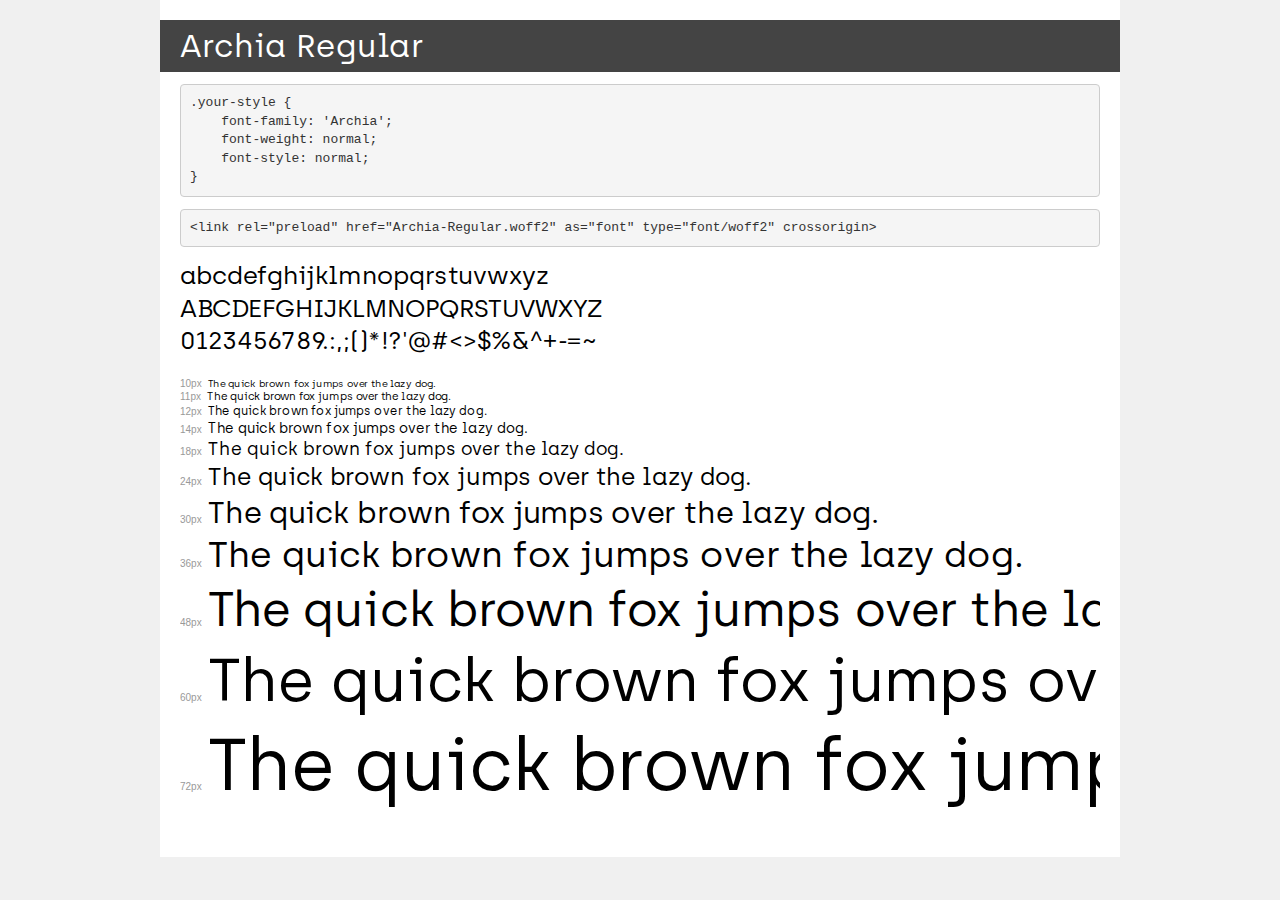
<file: archia-transfonter/demo.html>
<!DOCTYPE html>
<html lang="en">
<head>
    <meta charset="utf-8">
    <meta http-equiv="X-UA-Compatible" content="IE=edge">
    <meta name="viewport" content="width=device-width, initial-scale=1">
    <meta name="robots" content="noindex, noarchive">
    <meta name="format-detection" content="telephone=no">
    <title>Transfonter demo</title>
    <link href="stylesheet.css" rel="stylesheet">
    <style>
        /*
        http://meyerweb.com/eric/tools/css/reset/
        v2.0 | 20110126
        License: none (public domain)
        */
        html, body, div, span, applet, object, iframe,
        h1, h2, h3, h4, h5, h6, p, blockquote, pre,
        a, abbr, acronym, address, big, cite, code,
        del, dfn, em, img, ins, kbd, q, s, samp,
        small, strike, strong, sub, sup, tt, var,
        b, u, i, center,
        dl, dt, dd, ol, ul, li,
        fieldset, form, label, legend,
        table, caption, tbody, tfoot, thead, tr, th, td,
        article, aside, canvas, details, embed,
        figure, figcaption, footer, header, hgroup,
        menu, nav, output, ruby, section, summary,
        time, mark, audio, video {
            margin: 0;
            padding: 0;
            border: 0;
            font-size: 100%;
            font: inherit;
            vertical-align: baseline;
        }
        /* HTML5 display-role reset for older browsers */
        article, aside, details, figcaption, figure,
        footer, header, hgroup, menu, nav, section {
            display: block;
        }
        body {
            line-height: 1;
        }
        ol, ul {
            list-style: none;
        }
        blockquote, q {
            quotes: none;
        }
        blockquote:before, blockquote:after,
        q:before, q:after {
            content: '';
            content: none;
        }
        table {
            border-collapse: collapse;
            border-spacing: 0;
        }
        /* demo styles */
        body {
            background: #f0f0f0;
            color: #000;
        }
        .page {
            background: #fff;
            width: 920px;
            margin: 0 auto;
            padding: 20px 20px 0 20px;
            overflow: hidden;
        }
        .font-container {
            overflow-x: auto;
            overflow-y: hidden;
            margin-bottom: 40px;
            line-height: 1.3;
            white-space: nowrap;
            padding-bottom: 5px;
        }
        h1 {
            position: relative;
            background: #444;
            font-size: 32px;
            color: #fff;
            padding: 10px 20px;
            margin: 0 -20px 12px -20px;
        }
        .letters {
            font-size: 25px;
            margin-bottom: 20px;
        }
        .s10:before {
            content: '10px';
        }
        .s11:before {
            content: '11px';
        }
        .s12:before {
            content: '12px';
        }
        .s14:before {
            content: '14px';
        }
        .s18:before {
            content: '18px';
        }
        .s24:before {
            content: '24px';
        }
        .s30:before {
            content: '30px';
        }
        .s36:before {
            content: '36px';
        }
        .s48:before {
            content: '48px';
        }
        .s60:before {
            content: '60px';
        }
        .s72:before {
            content: '72px';
        }
        .s10:before, .s11:before, .s12:before, .s14:before,
        .s18:before, .s24:before, .s30:before, .s36:before,
        .s48:before, .s60:before, .s72:before {
            font-family: Arial, sans-serif;
            font-size: 10px;
            font-weight: normal;
            font-style: normal;
            color: #999;
            padding-right: 6px;
        }
        pre {
            display: block;
            padding: 9px;
            margin: 0 0 12px;
            font-family: Monaco, Menlo, Consolas, "Courier New", monospace;
            font-size: 13px;
            line-height: 1.428571429;
            color: #333;
            font-weight: normal;
            font-style: normal;
            background-color: #f5f5f5;
            border: 1px solid #ccc;
            overflow-x: auto;
            border-radius: 4px;
        }
        /* responsive */
        @media (max-width: 959px) {
            .page {
                width: auto;
                margin: 0;
            }
        }
    </style>
</head>
<body>
<div class="page">
    <div class="demo">
        <h1 style="font-family: 'Archia'; font-weight: normal; font-style: normal;">Archia Regular</h1>
        <pre title="Usage">.your-style {
    font-family: 'Archia';
    font-weight: normal;
    font-style: normal;
}</pre>
        <pre title="Preload (optional)">
&lt;link rel=&quot;preload&quot; href=&quot;Archia-Regular.woff2&quot; as=&quot;font&quot; type=&quot;font/woff2&quot; crossorigin&gt;</pre>
        <div class="font-container" style="font-family: 'Archia'; font-weight: normal; font-style: normal;">
            <p class="letters">
                abcdefghijklmnopqrstuvwxyz<br>
ABCDEFGHIJKLMNOPQRSTUVWXYZ<br>
                0123456789.:,;()*!?'@#&lt;&gt;$%&^+-=~
            </p>
            <p class="s10" style="font-size: 10px;">The quick brown fox jumps over the lazy dog.</p>
            <p class="s11" style="font-size: 11px;">The quick brown fox jumps over the lazy dog.</p>
            <p class="s12" style="font-size: 12px;">The quick brown fox jumps over the lazy dog.</p>
            <p class="s14" style="font-size: 14px;">The quick brown fox jumps over the lazy dog.</p>
            <p class="s18" style="font-size: 18px;">The quick brown fox jumps over the lazy dog.</p>
            <p class="s24" style="font-size: 24px;">The quick brown fox jumps over the lazy dog.</p>
            <p class="s30" style="font-size: 30px;">The quick brown fox jumps over the lazy dog.</p>
            <p class="s36" style="font-size: 36px;">The quick brown fox jumps over the lazy dog.</p>
            <p class="s48" style="font-size: 48px;">The quick brown fox jumps over the lazy dog.</p>
            <p class="s60" style="font-size: 60px;">The quick brown fox jumps over the lazy dog.</p>
            <p class="s72" style="font-size: 72px;">The quick brown fox jumps over the lazy dog.</p>
        </div>
    </div>

</div>
</body>
</html>
</file>
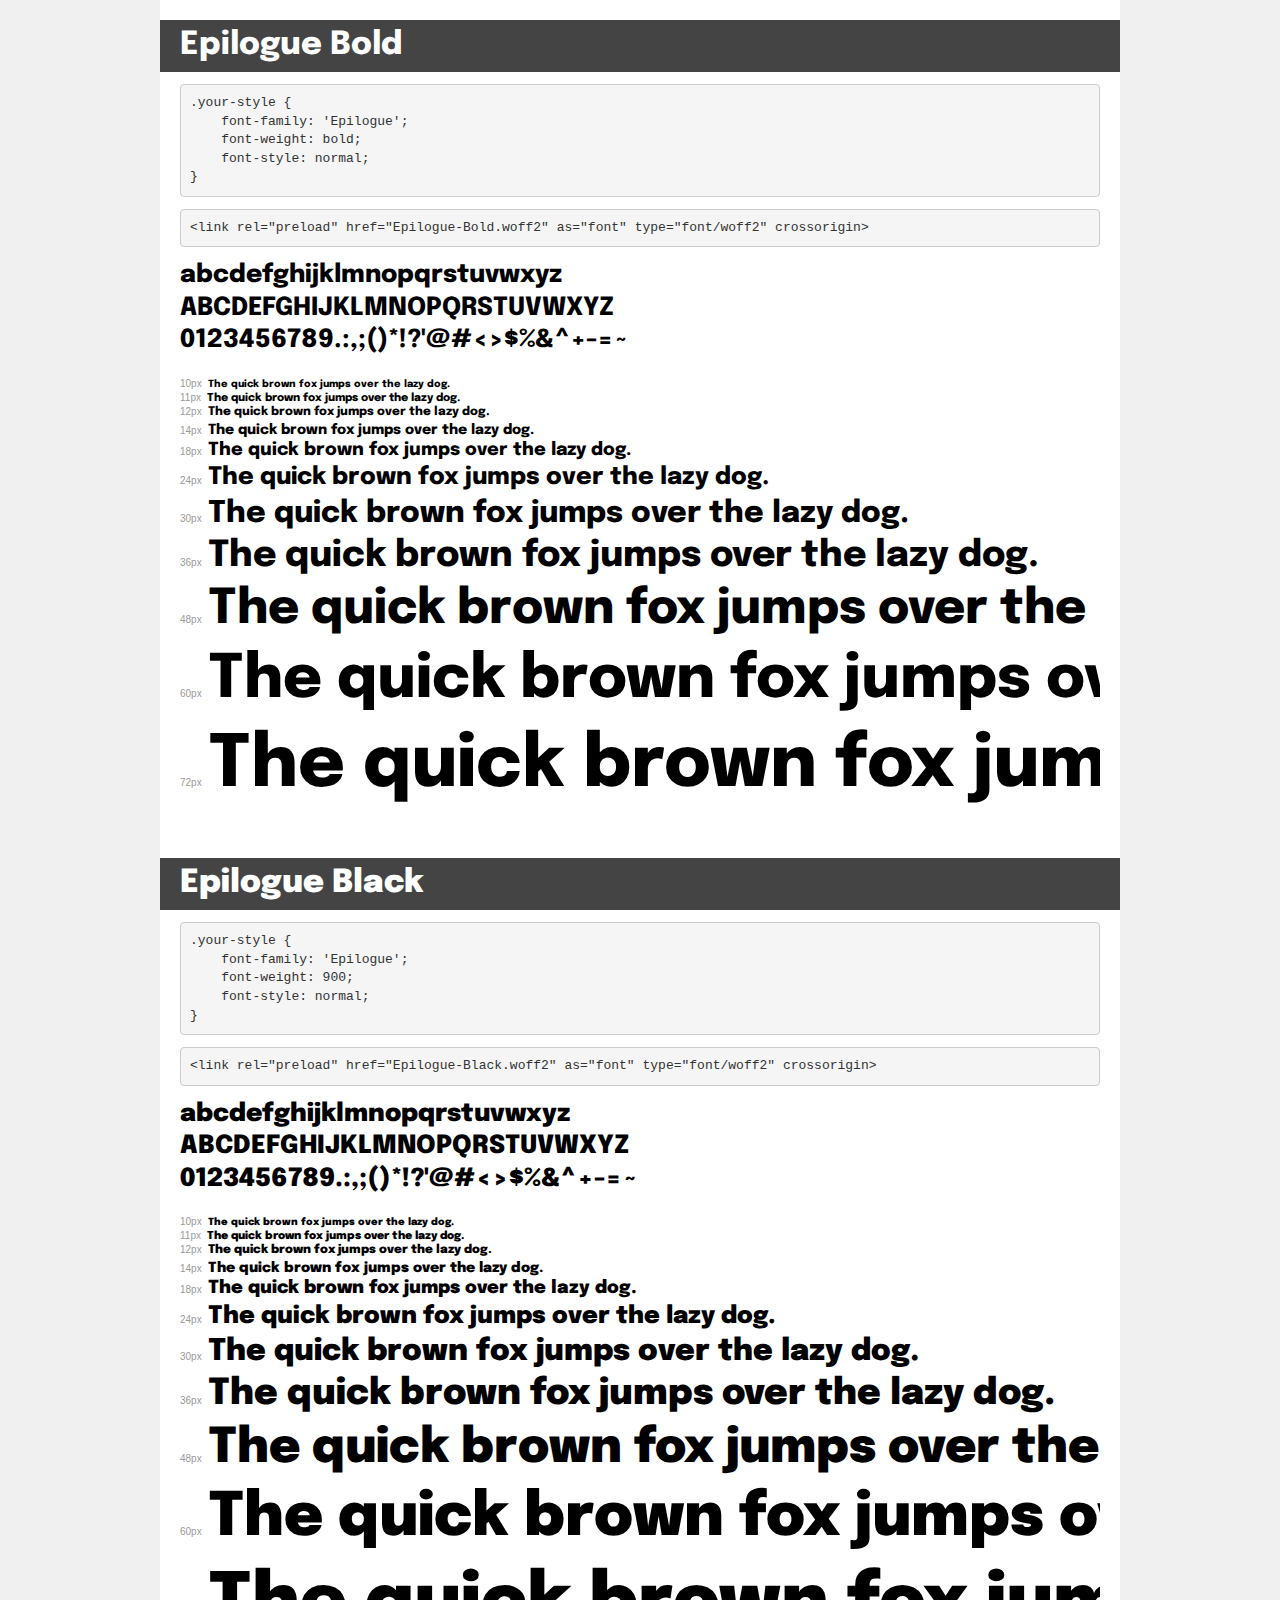
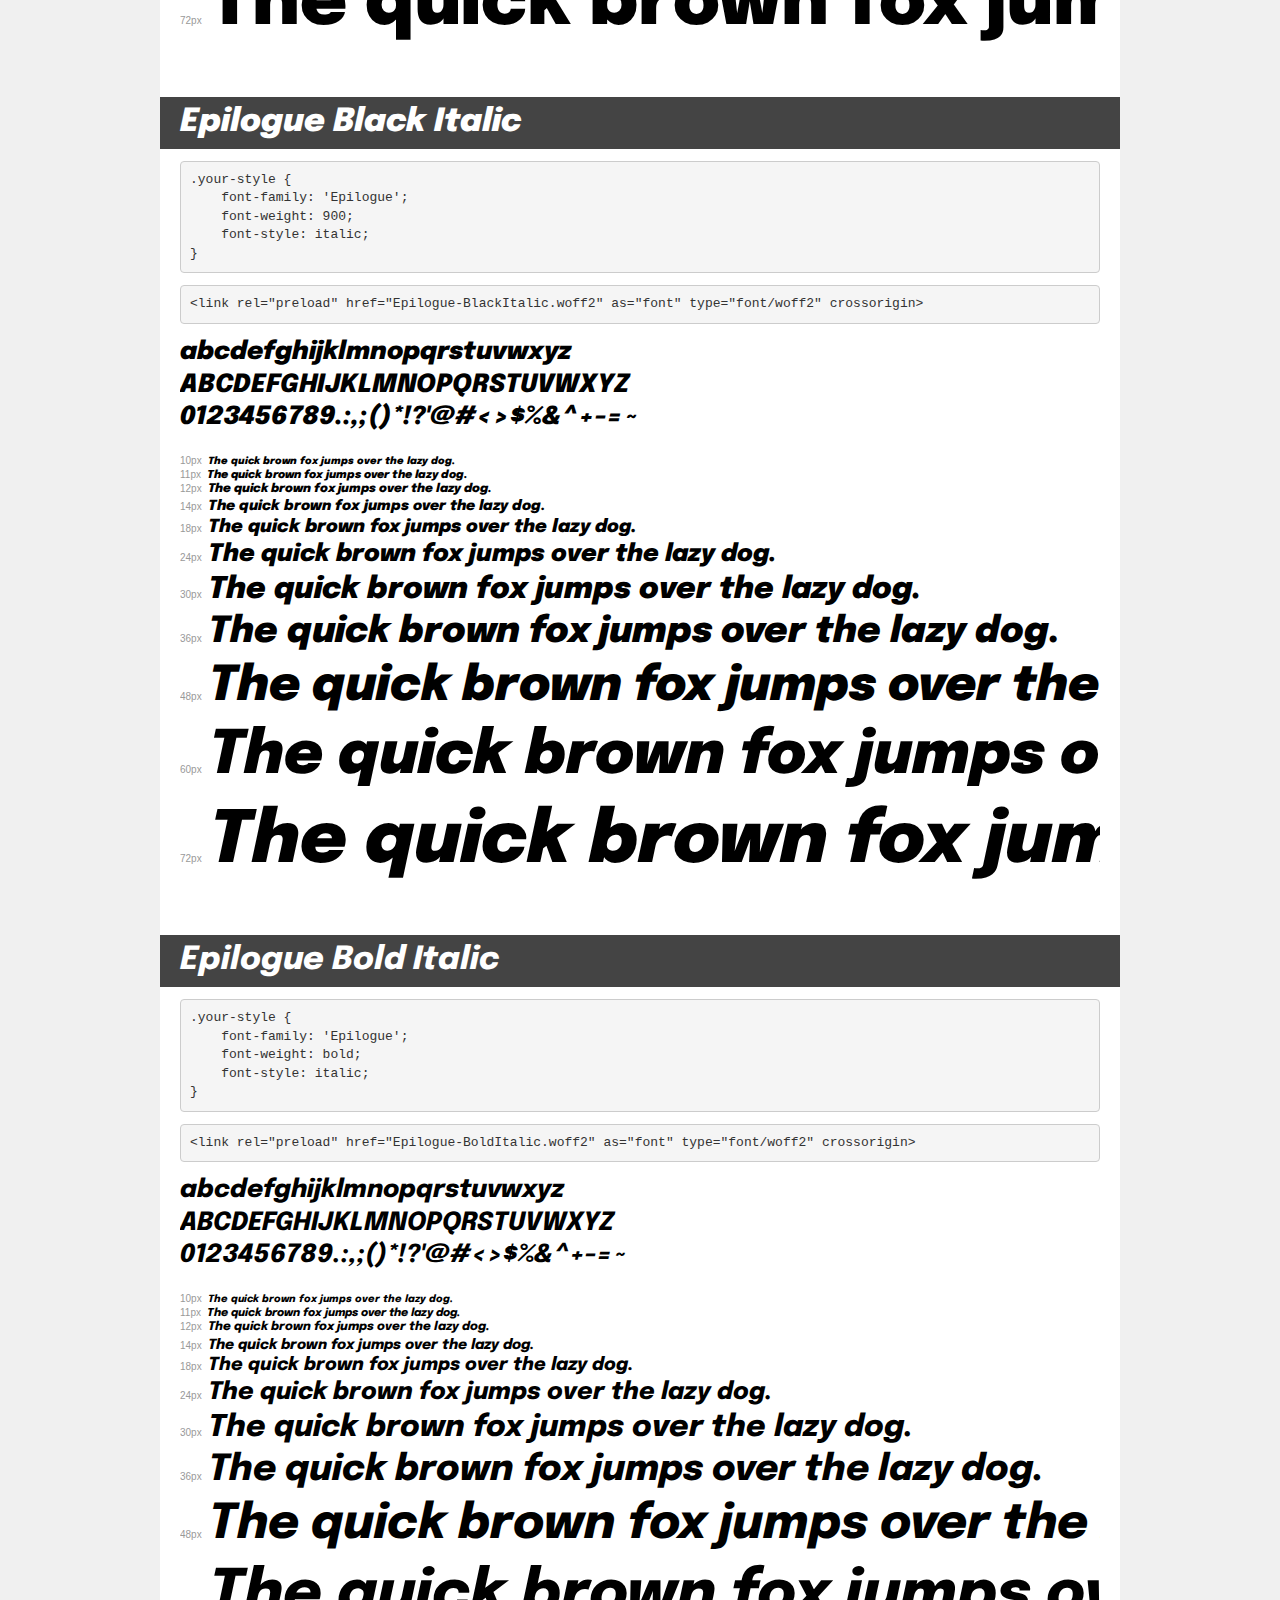
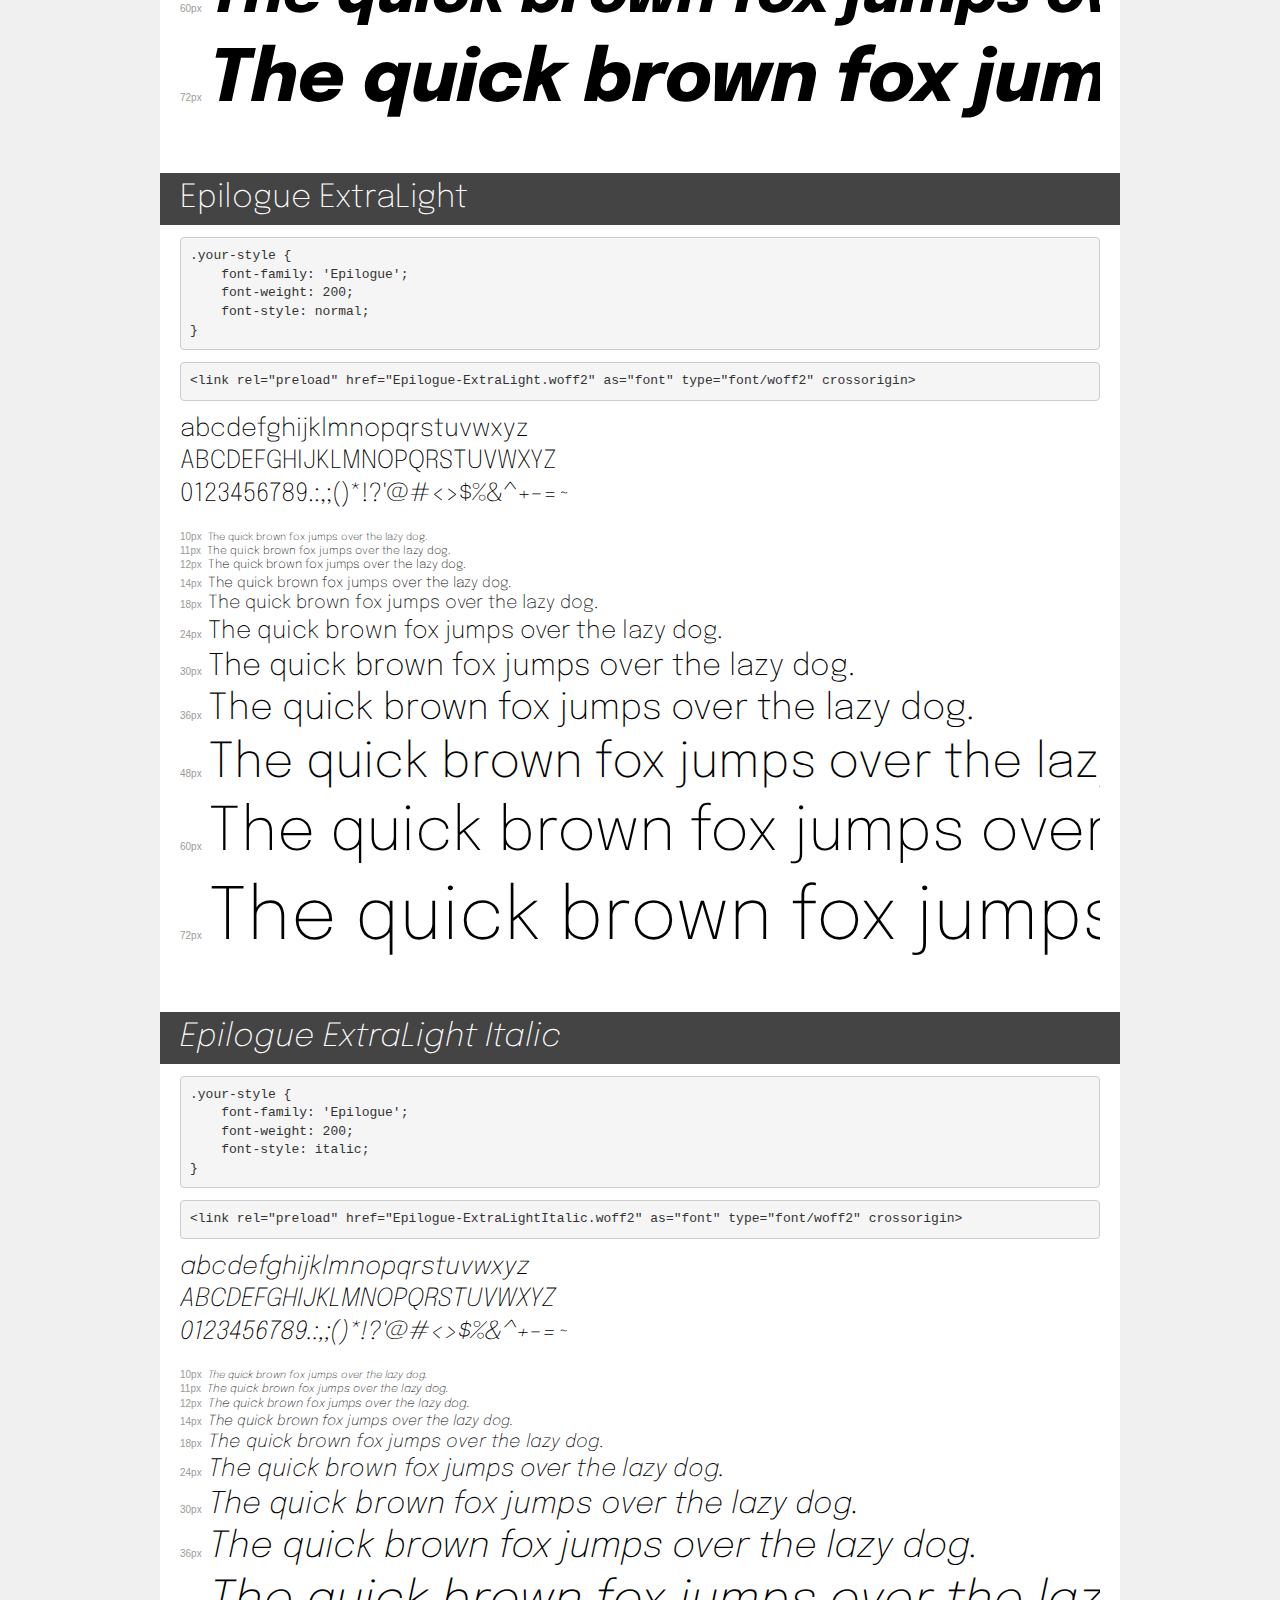
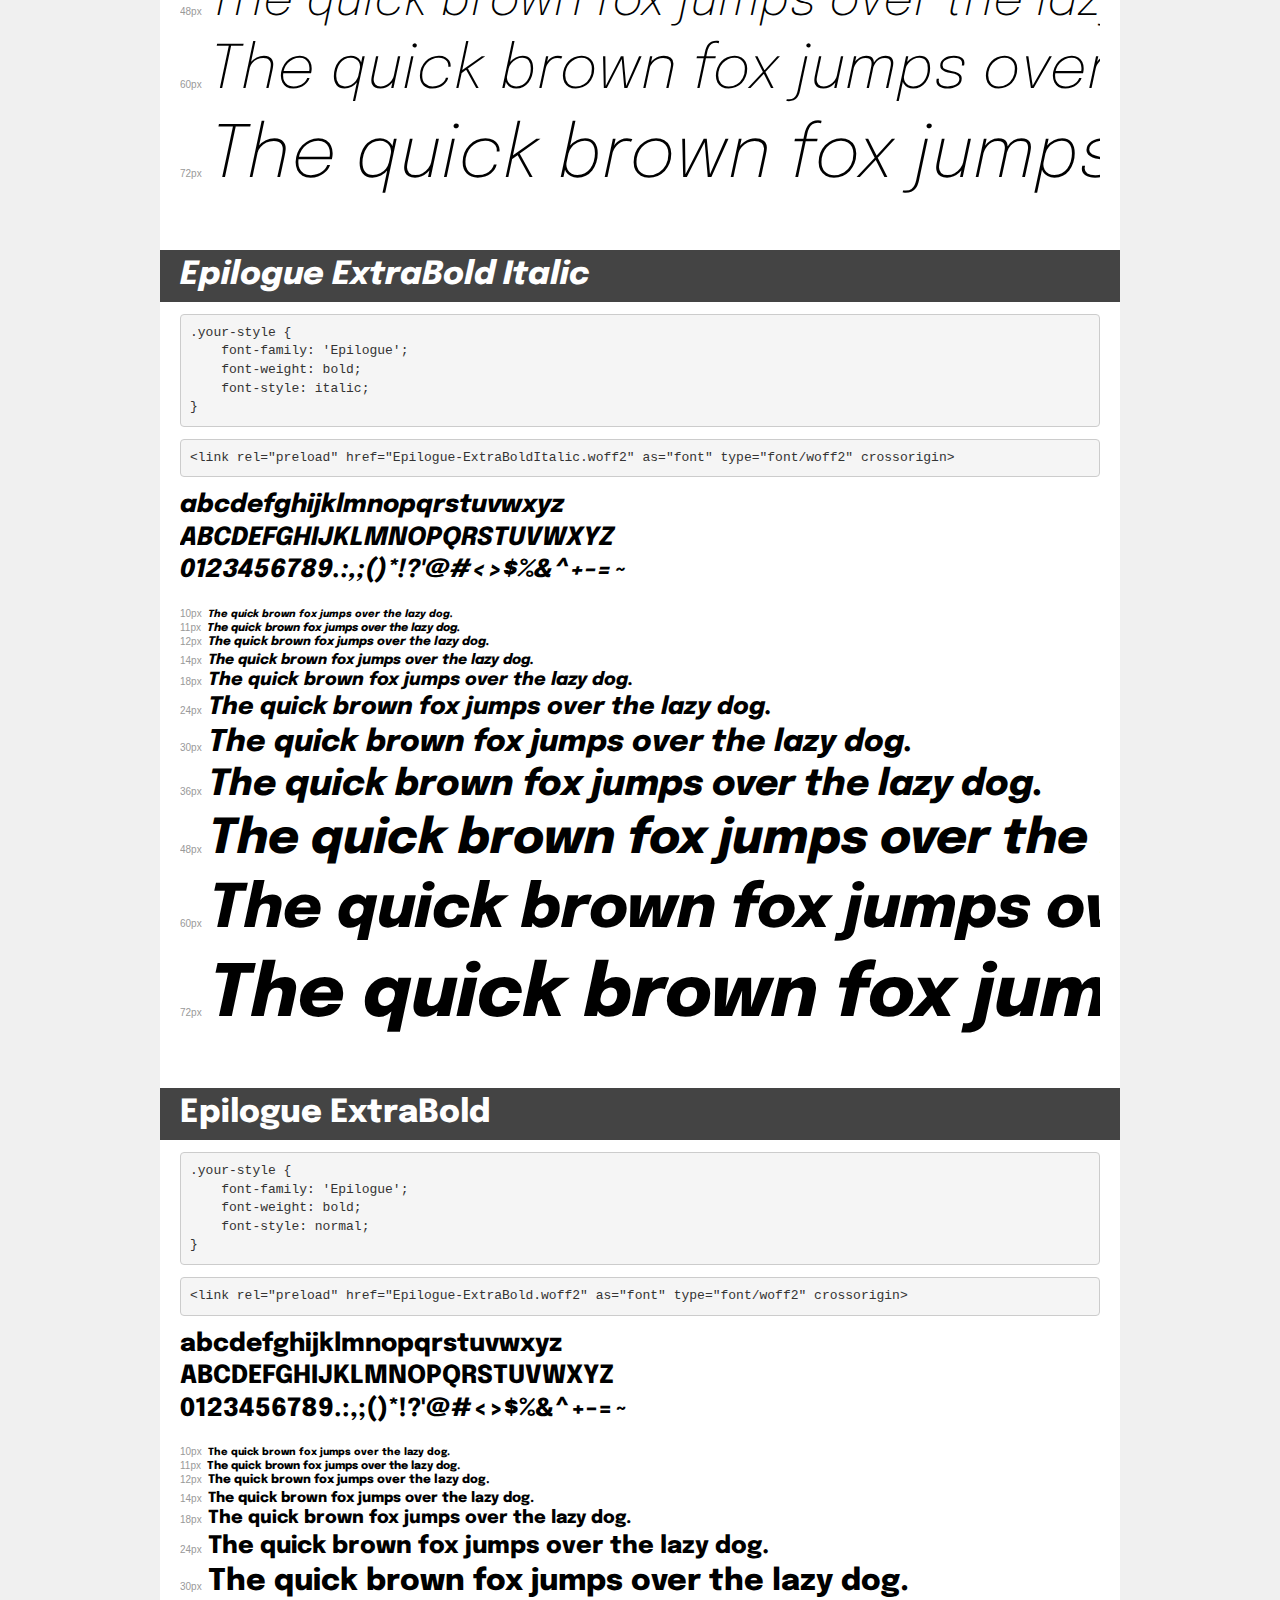
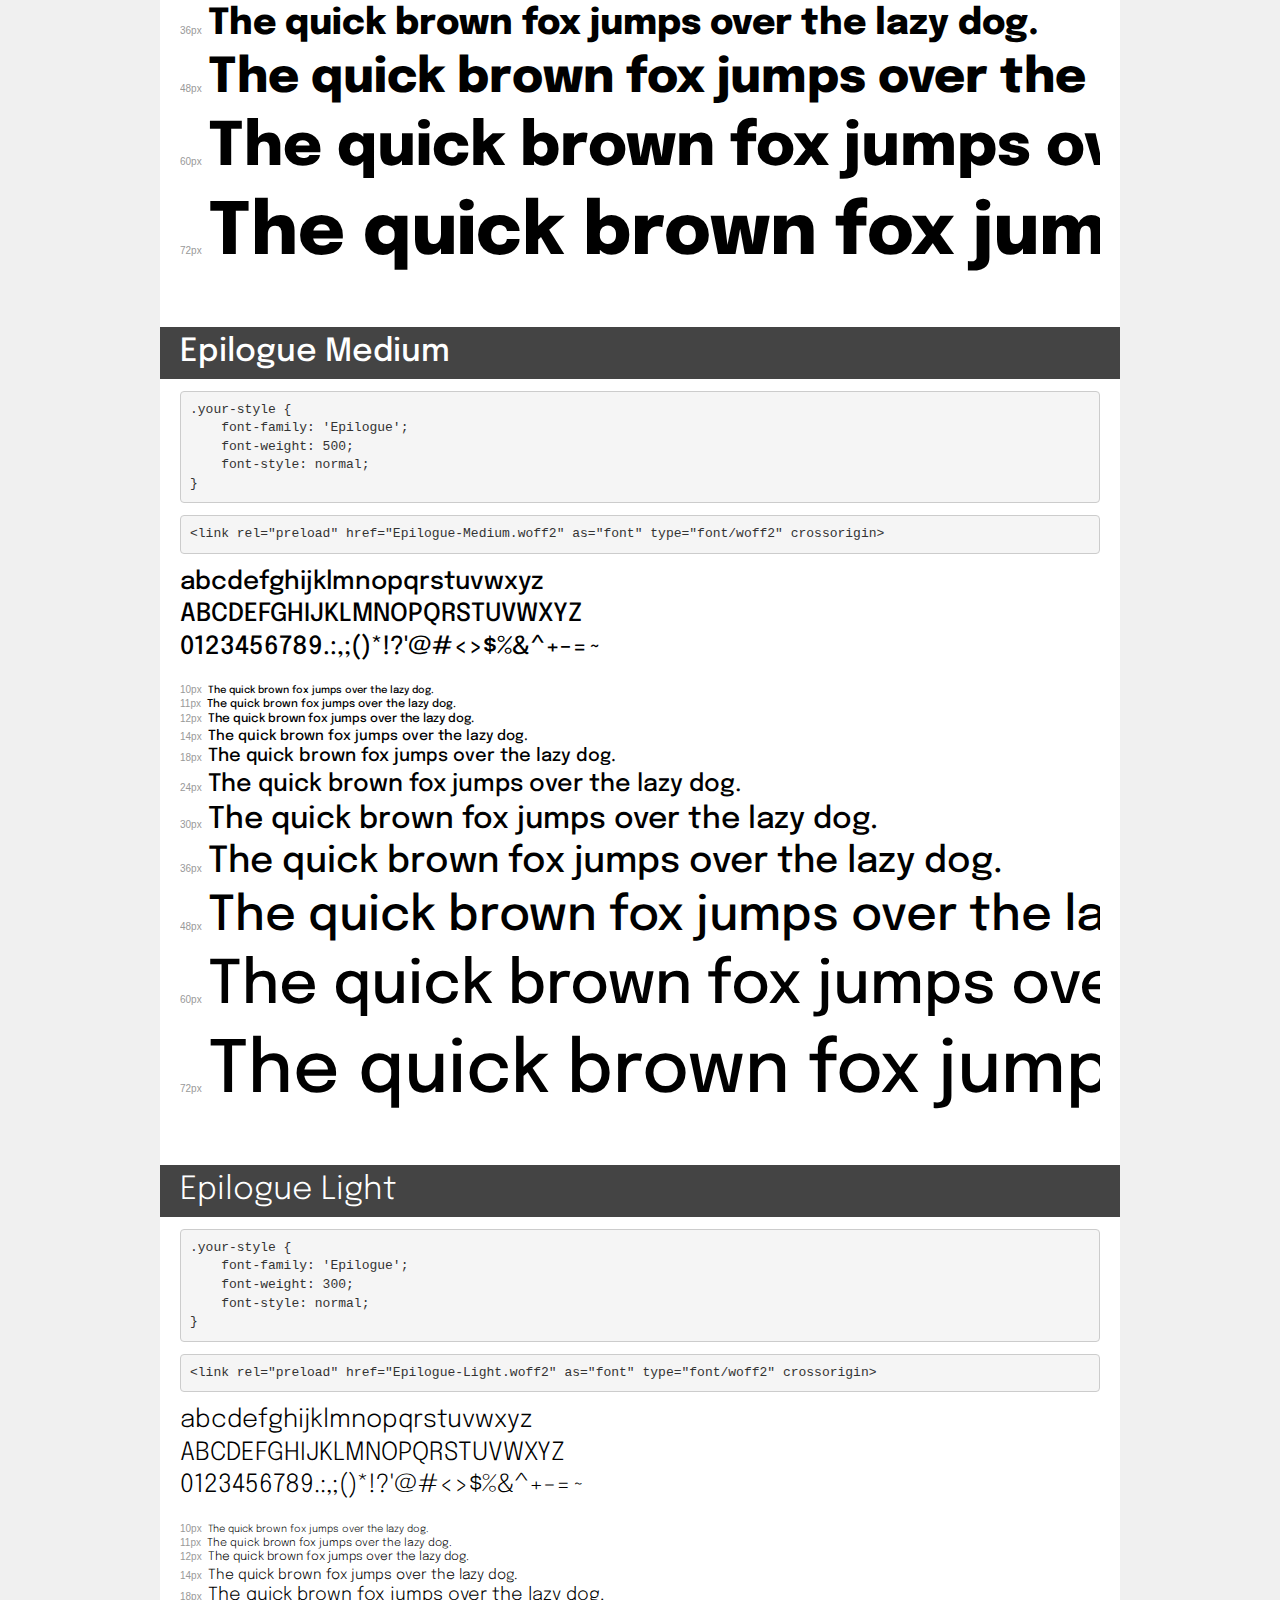
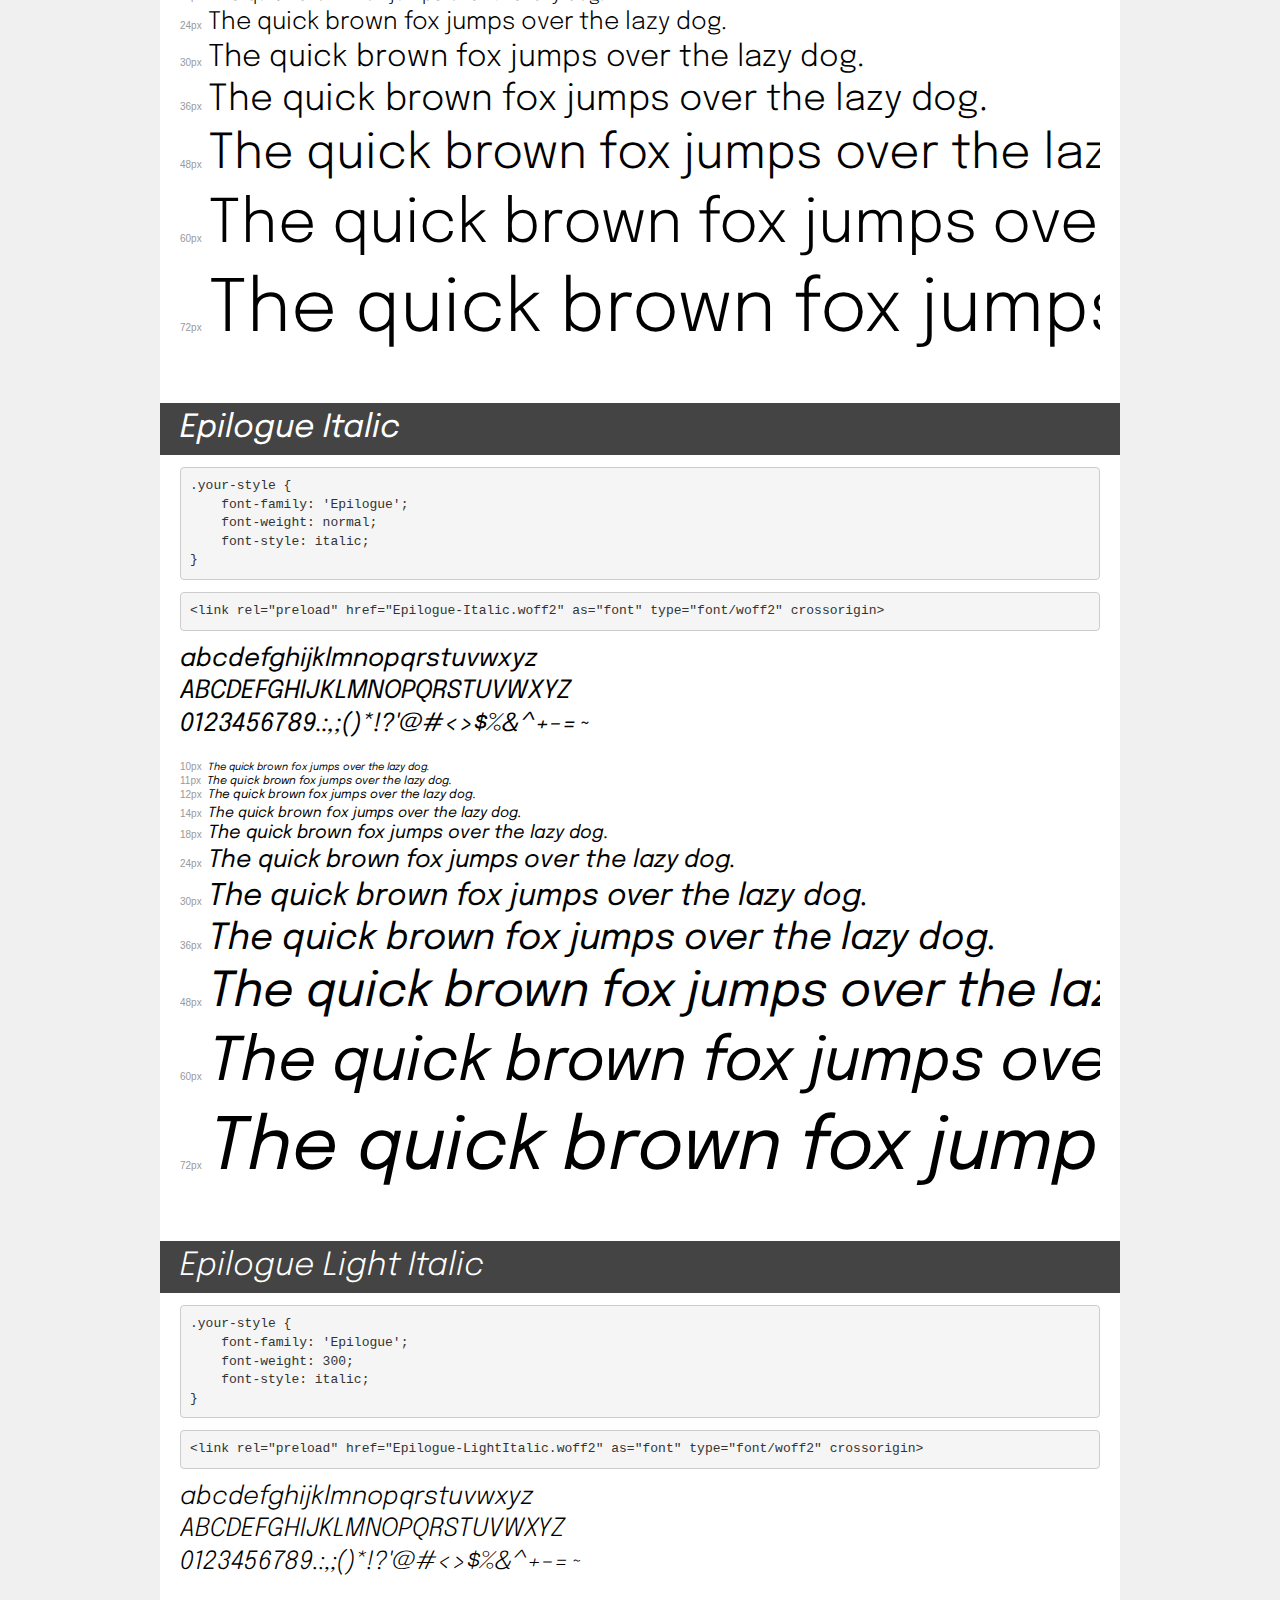
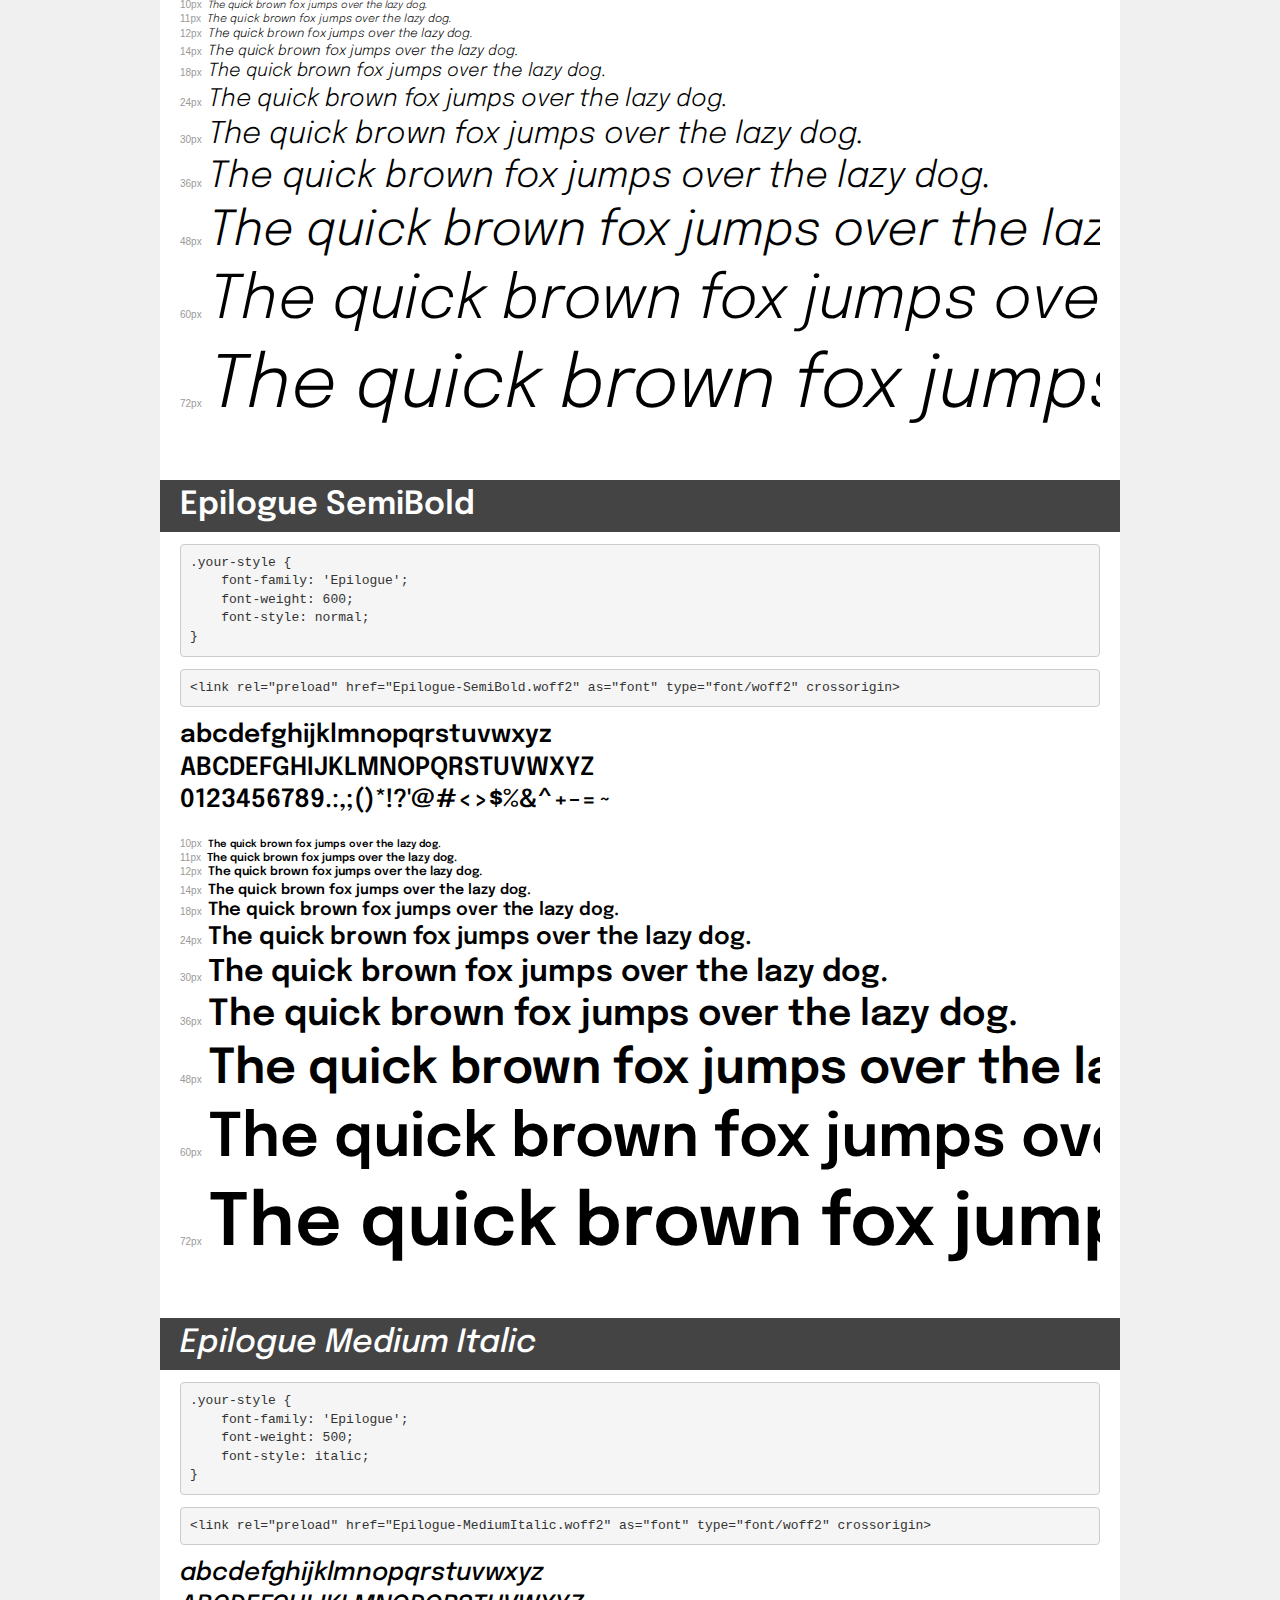
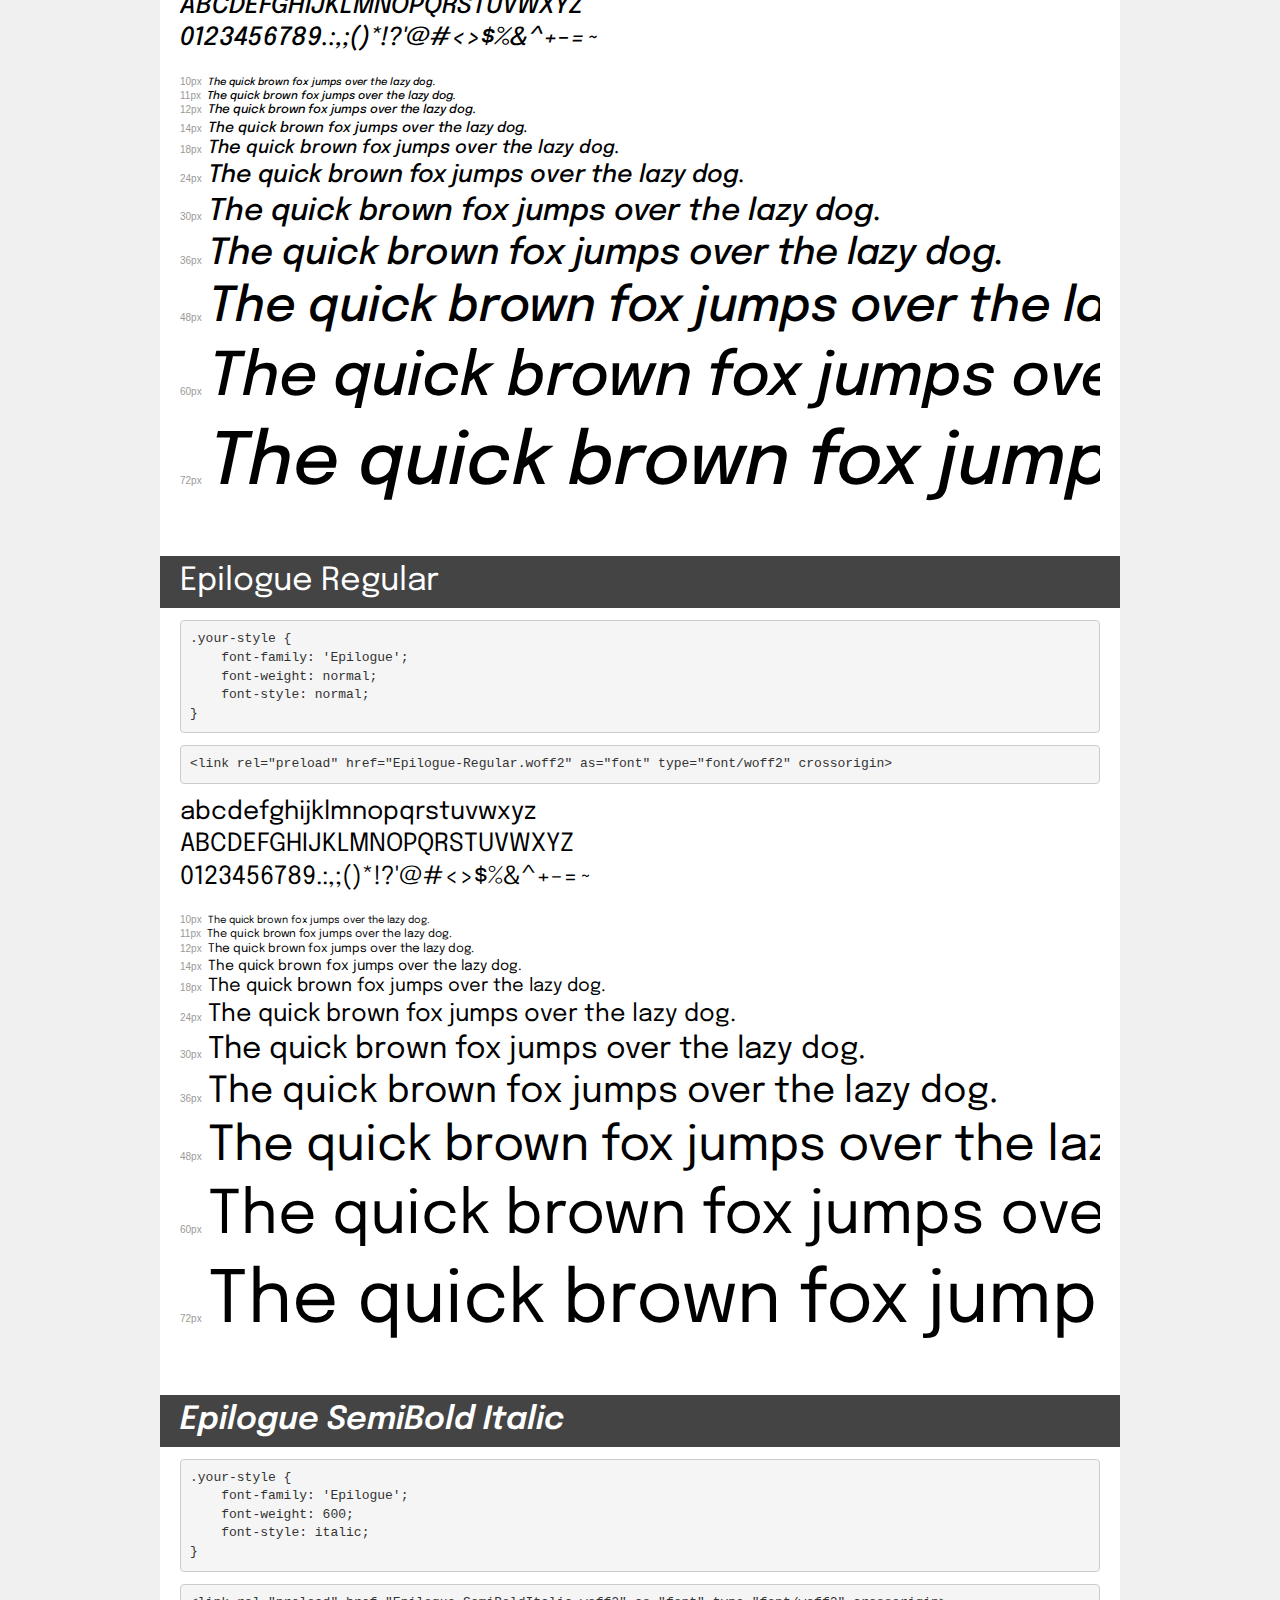
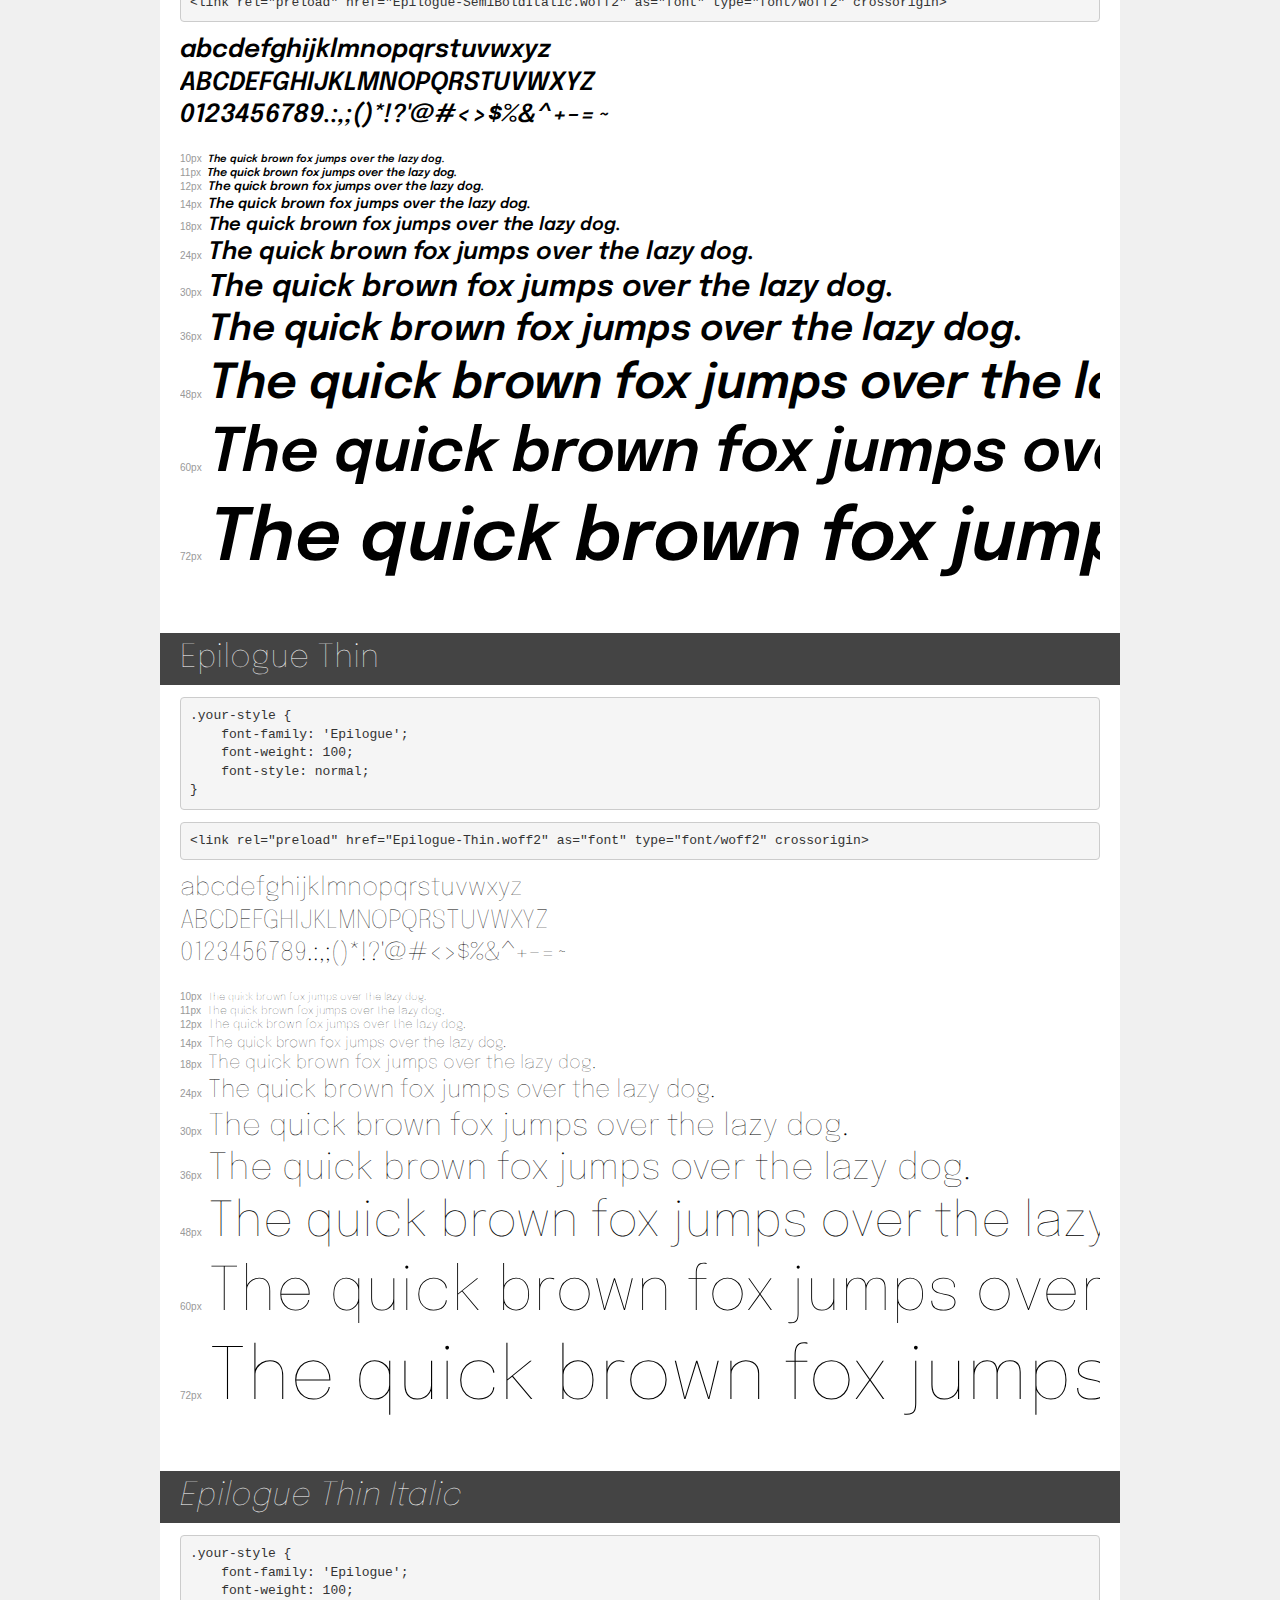
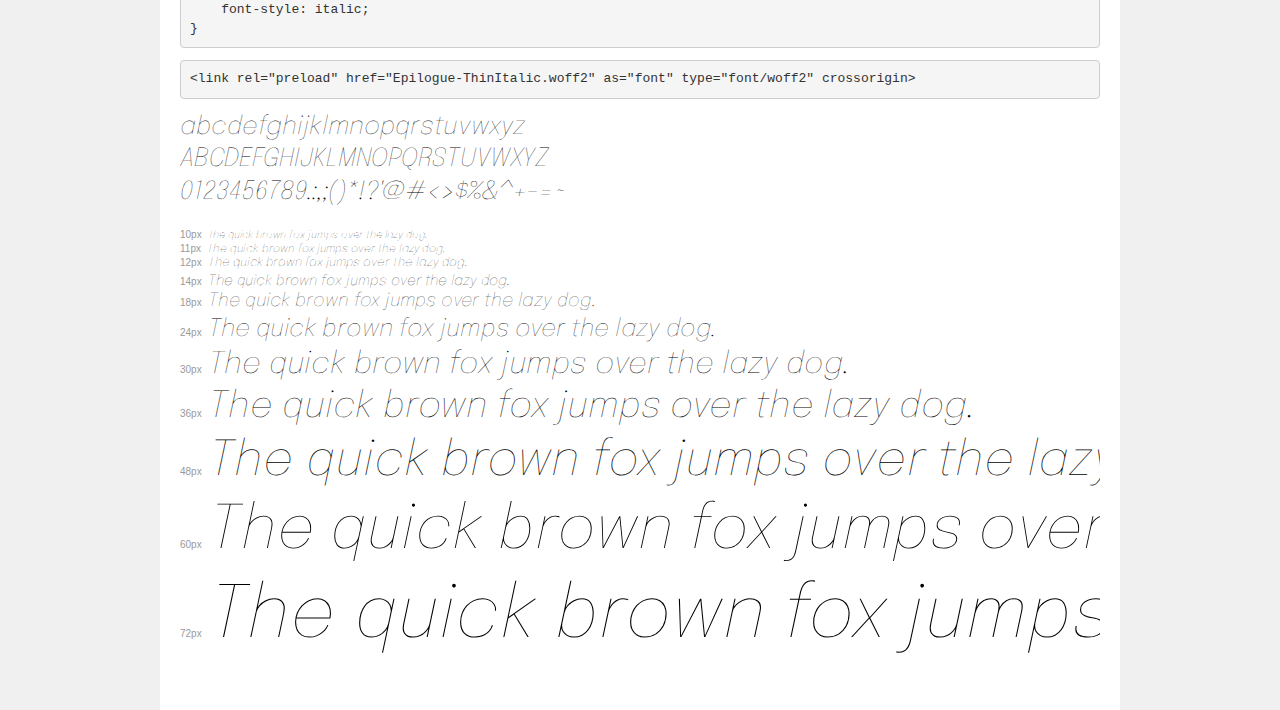
<file: Epilogue-transfonter/demo.html>
<!DOCTYPE html>
<html lang="en">
<head>
    <meta charset="utf-8">
    <meta http-equiv="X-UA-Compatible" content="IE=edge">
    <meta name="viewport" content="width=device-width, initial-scale=1">
    <meta name="robots" content="noindex, noarchive">
    <meta name="format-detection" content="telephone=no">
    <title>Transfonter demo</title>
    <link href="stylesheet.css" rel="stylesheet">
    <style>
        /*
        http://meyerweb.com/eric/tools/css/reset/
        v2.0 | 20110126
        License: none (public domain)
        */
        html, body, div, span, applet, object, iframe,
        h1, h2, h3, h4, h5, h6, p, blockquote, pre,
        a, abbr, acronym, address, big, cite, code,
        del, dfn, em, img, ins, kbd, q, s, samp,
        small, strike, strong, sub, sup, tt, var,
        b, u, i, center,
        dl, dt, dd, ol, ul, li,
        fieldset, form, label, legend,
        table, caption, tbody, tfoot, thead, tr, th, td,
        article, aside, canvas, details, embed,
        figure, figcaption, footer, header, hgroup,
        menu, nav, output, ruby, section, summary,
        time, mark, audio, video {
            margin: 0;
            padding: 0;
            border: 0;
            font-size: 100%;
            font: inherit;
            vertical-align: baseline;
        }
        /* HTML5 display-role reset for older browsers */
        article, aside, details, figcaption, figure,
        footer, header, hgroup, menu, nav, section {
            display: block;
        }
        body {
            line-height: 1;
        }
        ol, ul {
            list-style: none;
        }
        blockquote, q {
            quotes: none;
        }
        blockquote:before, blockquote:after,
        q:before, q:after {
            content: '';
            content: none;
        }
        table {
            border-collapse: collapse;
            border-spacing: 0;
        }
        /* demo styles */
        body {
            background: #f0f0f0;
            color: #000;
        }
        .page {
            background: #fff;
            width: 920px;
            margin: 0 auto;
            padding: 20px 20px 0 20px;
            overflow: hidden;
        }
        .font-container {
            overflow-x: auto;
            overflow-y: hidden;
            margin-bottom: 40px;
            line-height: 1.3;
            white-space: nowrap;
            padding-bottom: 5px;
        }
        h1 {
            position: relative;
            background: #444;
            font-size: 32px;
            color: #fff;
            padding: 10px 20px;
            margin: 0 -20px 12px -20px;
        }
        .letters {
            font-size: 25px;
            margin-bottom: 20px;
        }
        .s10:before {
            content: '10px';
        }
        .s11:before {
            content: '11px';
        }
        .s12:before {
            content: '12px';
        }
        .s14:before {
            content: '14px';
        }
        .s18:before {
            content: '18px';
        }
        .s24:before {
            content: '24px';
        }
        .s30:before {
            content: '30px';
        }
        .s36:before {
            content: '36px';
        }
        .s48:before {
            content: '48px';
        }
        .s60:before {
            content: '60px';
        }
        .s72:before {
            content: '72px';
        }
        .s10:before, .s11:before, .s12:before, .s14:before,
        .s18:before, .s24:before, .s30:before, .s36:before,
        .s48:before, .s60:before, .s72:before {
            font-family: Arial, sans-serif;
            font-size: 10px;
            font-weight: normal;
            font-style: normal;
            color: #999;
            padding-right: 6px;
        }
        pre {
            display: block;
            padding: 9px;
            margin: 0 0 12px;
            font-family: Monaco, Menlo, Consolas, "Courier New", monospace;
            font-size: 13px;
            line-height: 1.428571429;
            color: #333;
            font-weight: normal;
            font-style: normal;
            background-color: #f5f5f5;
            border: 1px solid #ccc;
            overflow-x: auto;
            border-radius: 4px;
        }
        /* responsive */
        @media (max-width: 959px) {
            .page {
                width: auto;
                margin: 0;
            }
        }
    </style>
</head>
<body>
<div class="page">
    <div class="demo">
        <h1 style="font-family: 'Epilogue'; font-weight: bold; font-style: normal;">Epilogue Bold</h1>
        <pre title="Usage">.your-style {
    font-family: 'Epilogue';
    font-weight: bold;
    font-style: normal;
}</pre>
        <pre title="Preload (optional)">
&lt;link rel=&quot;preload&quot; href=&quot;Epilogue-Bold.woff2&quot; as=&quot;font&quot; type=&quot;font/woff2&quot; crossorigin&gt;</pre>
        <div class="font-container" style="font-family: 'Epilogue'; font-weight: bold; font-style: normal;">
            <p class="letters">
                abcdefghijklmnopqrstuvwxyz<br>
ABCDEFGHIJKLMNOPQRSTUVWXYZ<br>
                0123456789.:,;()*!?'@#&lt;&gt;$%&^+-=~
            </p>
            <p class="s10" style="font-size: 10px;">The quick brown fox jumps over the lazy dog.</p>
            <p class="s11" style="font-size: 11px;">The quick brown fox jumps over the lazy dog.</p>
            <p class="s12" style="font-size: 12px;">The quick brown fox jumps over the lazy dog.</p>
            <p class="s14" style="font-size: 14px;">The quick brown fox jumps over the lazy dog.</p>
            <p class="s18" style="font-size: 18px;">The quick brown fox jumps over the lazy dog.</p>
            <p class="s24" style="font-size: 24px;">The quick brown fox jumps over the lazy dog.</p>
            <p class="s30" style="font-size: 30px;">The quick brown fox jumps over the lazy dog.</p>
            <p class="s36" style="font-size: 36px;">The quick brown fox jumps over the lazy dog.</p>
            <p class="s48" style="font-size: 48px;">The quick brown fox jumps over the lazy dog.</p>
            <p class="s60" style="font-size: 60px;">The quick brown fox jumps over the lazy dog.</p>
            <p class="s72" style="font-size: 72px;">The quick brown fox jumps over the lazy dog.</p>
        </div>
    </div>

    <div class="demo">
        <h1 style="font-family: 'Epilogue'; font-weight: 900; font-style: normal;">Epilogue Black</h1>
        <pre title="Usage">.your-style {
    font-family: 'Epilogue';
    font-weight: 900;
    font-style: normal;
}</pre>
        <pre title="Preload (optional)">
&lt;link rel=&quot;preload&quot; href=&quot;Epilogue-Black.woff2&quot; as=&quot;font&quot; type=&quot;font/woff2&quot; crossorigin&gt;</pre>
        <div class="font-container" style="font-family: 'Epilogue'; font-weight: 900; font-style: normal;">
            <p class="letters">
                abcdefghijklmnopqrstuvwxyz<br>
ABCDEFGHIJKLMNOPQRSTUVWXYZ<br>
                0123456789.:,;()*!?'@#&lt;&gt;$%&^+-=~
            </p>
            <p class="s10" style="font-size: 10px;">The quick brown fox jumps over the lazy dog.</p>
            <p class="s11" style="font-size: 11px;">The quick brown fox jumps over the lazy dog.</p>
            <p class="s12" style="font-size: 12px;">The quick brown fox jumps over the lazy dog.</p>
            <p class="s14" style="font-size: 14px;">The quick brown fox jumps over the lazy dog.</p>
            <p class="s18" style="font-size: 18px;">The quick brown fox jumps over the lazy dog.</p>
            <p class="s24" style="font-size: 24px;">The quick brown fox jumps over the lazy dog.</p>
            <p class="s30" style="font-size: 30px;">The quick brown fox jumps over the lazy dog.</p>
            <p class="s36" style="font-size: 36px;">The quick brown fox jumps over the lazy dog.</p>
            <p class="s48" style="font-size: 48px;">The quick brown fox jumps over the lazy dog.</p>
            <p class="s60" style="font-size: 60px;">The quick brown fox jumps over the lazy dog.</p>
            <p class="s72" style="font-size: 72px;">The quick brown fox jumps over the lazy dog.</p>
        </div>
    </div>

    <div class="demo">
        <h1 style="font-family: 'Epilogue'; font-weight: 900; font-style: italic;">Epilogue Black Italic</h1>
        <pre title="Usage">.your-style {
    font-family: 'Epilogue';
    font-weight: 900;
    font-style: italic;
}</pre>
        <pre title="Preload (optional)">
&lt;link rel=&quot;preload&quot; href=&quot;Epilogue-BlackItalic.woff2&quot; as=&quot;font&quot; type=&quot;font/woff2&quot; crossorigin&gt;</pre>
        <div class="font-container" style="font-family: 'Epilogue'; font-weight: 900; font-style: italic;">
            <p class="letters">
                abcdefghijklmnopqrstuvwxyz<br>
ABCDEFGHIJKLMNOPQRSTUVWXYZ<br>
                0123456789.:,;()*!?'@#&lt;&gt;$%&^+-=~
            </p>
            <p class="s10" style="font-size: 10px;">The quick brown fox jumps over the lazy dog.</p>
            <p class="s11" style="font-size: 11px;">The quick brown fox jumps over the lazy dog.</p>
            <p class="s12" style="font-size: 12px;">The quick brown fox jumps over the lazy dog.</p>
            <p class="s14" style="font-size: 14px;">The quick brown fox jumps over the lazy dog.</p>
            <p class="s18" style="font-size: 18px;">The quick brown fox jumps over the lazy dog.</p>
            <p class="s24" style="font-size: 24px;">The quick brown fox jumps over the lazy dog.</p>
            <p class="s30" style="font-size: 30px;">The quick brown fox jumps over the lazy dog.</p>
            <p class="s36" style="font-size: 36px;">The quick brown fox jumps over the lazy dog.</p>
            <p class="s48" style="font-size: 48px;">The quick brown fox jumps over the lazy dog.</p>
            <p class="s60" style="font-size: 60px;">The quick brown fox jumps over the lazy dog.</p>
            <p class="s72" style="font-size: 72px;">The quick brown fox jumps over the lazy dog.</p>
        </div>
    </div>

    <div class="demo">
        <h1 style="font-family: 'Epilogue'; font-weight: bold; font-style: italic;">Epilogue Bold Italic</h1>
        <pre title="Usage">.your-style {
    font-family: 'Epilogue';
    font-weight: bold;
    font-style: italic;
}</pre>
        <pre title="Preload (optional)">
&lt;link rel=&quot;preload&quot; href=&quot;Epilogue-BoldItalic.woff2&quot; as=&quot;font&quot; type=&quot;font/woff2&quot; crossorigin&gt;</pre>
        <div class="font-container" style="font-family: 'Epilogue'; font-weight: bold; font-style: italic;">
            <p class="letters">
                abcdefghijklmnopqrstuvwxyz<br>
ABCDEFGHIJKLMNOPQRSTUVWXYZ<br>
                0123456789.:,;()*!?'@#&lt;&gt;$%&^+-=~
            </p>
            <p class="s10" style="font-size: 10px;">The quick brown fox jumps over the lazy dog.</p>
            <p class="s11" style="font-size: 11px;">The quick brown fox jumps over the lazy dog.</p>
            <p class="s12" style="font-size: 12px;">The quick brown fox jumps over the lazy dog.</p>
            <p class="s14" style="font-size: 14px;">The quick brown fox jumps over the lazy dog.</p>
            <p class="s18" style="font-size: 18px;">The quick brown fox jumps over the lazy dog.</p>
            <p class="s24" style="font-size: 24px;">The quick brown fox jumps over the lazy dog.</p>
            <p class="s30" style="font-size: 30px;">The quick brown fox jumps over the lazy dog.</p>
            <p class="s36" style="font-size: 36px;">The quick brown fox jumps over the lazy dog.</p>
            <p class="s48" style="font-size: 48px;">The quick brown fox jumps over the lazy dog.</p>
            <p class="s60" style="font-size: 60px;">The quick brown fox jumps over the lazy dog.</p>
            <p class="s72" style="font-size: 72px;">The quick brown fox jumps over the lazy dog.</p>
        </div>
    </div>

    <div class="demo">
        <h1 style="font-family: 'Epilogue'; font-weight: 200; font-style: normal;">Epilogue ExtraLight</h1>
        <pre title="Usage">.your-style {
    font-family: 'Epilogue';
    font-weight: 200;
    font-style: normal;
}</pre>
        <pre title="Preload (optional)">
&lt;link rel=&quot;preload&quot; href=&quot;Epilogue-ExtraLight.woff2&quot; as=&quot;font&quot; type=&quot;font/woff2&quot; crossorigin&gt;</pre>
        <div class="font-container" style="font-family: 'Epilogue'; font-weight: 200; font-style: normal;">
            <p class="letters">
                abcdefghijklmnopqrstuvwxyz<br>
ABCDEFGHIJKLMNOPQRSTUVWXYZ<br>
                0123456789.:,;()*!?'@#&lt;&gt;$%&^+-=~
            </p>
            <p class="s10" style="font-size: 10px;">The quick brown fox jumps over the lazy dog.</p>
            <p class="s11" style="font-size: 11px;">The quick brown fox jumps over the lazy dog.</p>
            <p class="s12" style="font-size: 12px;">The quick brown fox jumps over the lazy dog.</p>
            <p class="s14" style="font-size: 14px;">The quick brown fox jumps over the lazy dog.</p>
            <p class="s18" style="font-size: 18px;">The quick brown fox jumps over the lazy dog.</p>
            <p class="s24" style="font-size: 24px;">The quick brown fox jumps over the lazy dog.</p>
            <p class="s30" style="font-size: 30px;">The quick brown fox jumps over the lazy dog.</p>
            <p class="s36" style="font-size: 36px;">The quick brown fox jumps over the lazy dog.</p>
            <p class="s48" style="font-size: 48px;">The quick brown fox jumps over the lazy dog.</p>
            <p class="s60" style="font-size: 60px;">The quick brown fox jumps over the lazy dog.</p>
            <p class="s72" style="font-size: 72px;">The quick brown fox jumps over the lazy dog.</p>
        </div>
    </div>

    <div class="demo">
        <h1 style="font-family: 'Epilogue'; font-weight: 200; font-style: italic;">Epilogue ExtraLight Italic</h1>
        <pre title="Usage">.your-style {
    font-family: 'Epilogue';
    font-weight: 200;
    font-style: italic;
}</pre>
        <pre title="Preload (optional)">
&lt;link rel=&quot;preload&quot; href=&quot;Epilogue-ExtraLightItalic.woff2&quot; as=&quot;font&quot; type=&quot;font/woff2&quot; crossorigin&gt;</pre>
        <div class="font-container" style="font-family: 'Epilogue'; font-weight: 200; font-style: italic;">
            <p class="letters">
                abcdefghijklmnopqrstuvwxyz<br>
ABCDEFGHIJKLMNOPQRSTUVWXYZ<br>
                0123456789.:,;()*!?'@#&lt;&gt;$%&^+-=~
            </p>
            <p class="s10" style="font-size: 10px;">The quick brown fox jumps over the lazy dog.</p>
            <p class="s11" style="font-size: 11px;">The quick brown fox jumps over the lazy dog.</p>
            <p class="s12" style="font-size: 12px;">The quick brown fox jumps over the lazy dog.</p>
            <p class="s14" style="font-size: 14px;">The quick brown fox jumps over the lazy dog.</p>
            <p class="s18" style="font-size: 18px;">The quick brown fox jumps over the lazy dog.</p>
            <p class="s24" style="font-size: 24px;">The quick brown fox jumps over the lazy dog.</p>
            <p class="s30" style="font-size: 30px;">The quick brown fox jumps over the lazy dog.</p>
            <p class="s36" style="font-size: 36px;">The quick brown fox jumps over the lazy dog.</p>
            <p class="s48" style="font-size: 48px;">The quick brown fox jumps over the lazy dog.</p>
            <p class="s60" style="font-size: 60px;">The quick brown fox jumps over the lazy dog.</p>
            <p class="s72" style="font-size: 72px;">The quick brown fox jumps over the lazy dog.</p>
        </div>
    </div>

    <div class="demo">
        <h1 style="font-family: 'Epilogue'; font-weight: bold; font-style: italic;">Epilogue ExtraBold Italic</h1>
        <pre title="Usage">.your-style {
    font-family: 'Epilogue';
    font-weight: bold;
    font-style: italic;
}</pre>
        <pre title="Preload (optional)">
&lt;link rel=&quot;preload&quot; href=&quot;Epilogue-ExtraBoldItalic.woff2&quot; as=&quot;font&quot; type=&quot;font/woff2&quot; crossorigin&gt;</pre>
        <div class="font-container" style="font-family: 'Epilogue'; font-weight: bold; font-style: italic;">
            <p class="letters">
                abcdefghijklmnopqrstuvwxyz<br>
ABCDEFGHIJKLMNOPQRSTUVWXYZ<br>
                0123456789.:,;()*!?'@#&lt;&gt;$%&^+-=~
            </p>
            <p class="s10" style="font-size: 10px;">The quick brown fox jumps over the lazy dog.</p>
            <p class="s11" style="font-size: 11px;">The quick brown fox jumps over the lazy dog.</p>
            <p class="s12" style="font-size: 12px;">The quick brown fox jumps over the lazy dog.</p>
            <p class="s14" style="font-size: 14px;">The quick brown fox jumps over the lazy dog.</p>
            <p class="s18" style="font-size: 18px;">The quick brown fox jumps over the lazy dog.</p>
            <p class="s24" style="font-size: 24px;">The quick brown fox jumps over the lazy dog.</p>
            <p class="s30" style="font-size: 30px;">The quick brown fox jumps over the lazy dog.</p>
            <p class="s36" style="font-size: 36px;">The quick brown fox jumps over the lazy dog.</p>
            <p class="s48" style="font-size: 48px;">The quick brown fox jumps over the lazy dog.</p>
            <p class="s60" style="font-size: 60px;">The quick brown fox jumps over the lazy dog.</p>
            <p class="s72" style="font-size: 72px;">The quick brown fox jumps over the lazy dog.</p>
        </div>
    </div>

    <div class="demo">
        <h1 style="font-family: 'Epilogue'; font-weight: bold; font-style: normal;">Epilogue ExtraBold</h1>
        <pre title="Usage">.your-style {
    font-family: 'Epilogue';
    font-weight: bold;
    font-style: normal;
}</pre>
        <pre title="Preload (optional)">
&lt;link rel=&quot;preload&quot; href=&quot;Epilogue-ExtraBold.woff2&quot; as=&quot;font&quot; type=&quot;font/woff2&quot; crossorigin&gt;</pre>
        <div class="font-container" style="font-family: 'Epilogue'; font-weight: bold; font-style: normal;">
            <p class="letters">
                abcdefghijklmnopqrstuvwxyz<br>
ABCDEFGHIJKLMNOPQRSTUVWXYZ<br>
                0123456789.:,;()*!?'@#&lt;&gt;$%&^+-=~
            </p>
            <p class="s10" style="font-size: 10px;">The quick brown fox jumps over the lazy dog.</p>
            <p class="s11" style="font-size: 11px;">The quick brown fox jumps over the lazy dog.</p>
            <p class="s12" style="font-size: 12px;">The quick brown fox jumps over the lazy dog.</p>
            <p class="s14" style="font-size: 14px;">The quick brown fox jumps over the lazy dog.</p>
            <p class="s18" style="font-size: 18px;">The quick brown fox jumps over the lazy dog.</p>
            <p class="s24" style="font-size: 24px;">The quick brown fox jumps over the lazy dog.</p>
            <p class="s30" style="font-size: 30px;">The quick brown fox jumps over the lazy dog.</p>
            <p class="s36" style="font-size: 36px;">The quick brown fox jumps over the lazy dog.</p>
            <p class="s48" style="font-size: 48px;">The quick brown fox jumps over the lazy dog.</p>
            <p class="s60" style="font-size: 60px;">The quick brown fox jumps over the lazy dog.</p>
            <p class="s72" style="font-size: 72px;">The quick brown fox jumps over the lazy dog.</p>
        </div>
    </div>

    <div class="demo">
        <h1 style="font-family: 'Epilogue'; font-weight: 500; font-style: normal;">Epilogue Medium</h1>
        <pre title="Usage">.your-style {
    font-family: 'Epilogue';
    font-weight: 500;
    font-style: normal;
}</pre>
        <pre title="Preload (optional)">
&lt;link rel=&quot;preload&quot; href=&quot;Epilogue-Medium.woff2&quot; as=&quot;font&quot; type=&quot;font/woff2&quot; crossorigin&gt;</pre>
        <div class="font-container" style="font-family: 'Epilogue'; font-weight: 500; font-style: normal;">
            <p class="letters">
                abcdefghijklmnopqrstuvwxyz<br>
ABCDEFGHIJKLMNOPQRSTUVWXYZ<br>
                0123456789.:,;()*!?'@#&lt;&gt;$%&^+-=~
            </p>
            <p class="s10" style="font-size: 10px;">The quick brown fox jumps over the lazy dog.</p>
            <p class="s11" style="font-size: 11px;">The quick brown fox jumps over the lazy dog.</p>
            <p class="s12" style="font-size: 12px;">The quick brown fox jumps over the lazy dog.</p>
            <p class="s14" style="font-size: 14px;">The quick brown fox jumps over the lazy dog.</p>
            <p class="s18" style="font-size: 18px;">The quick brown fox jumps over the lazy dog.</p>
            <p class="s24" style="font-size: 24px;">The quick brown fox jumps over the lazy dog.</p>
            <p class="s30" style="font-size: 30px;">The quick brown fox jumps over the lazy dog.</p>
            <p class="s36" style="font-size: 36px;">The quick brown fox jumps over the lazy dog.</p>
            <p class="s48" style="font-size: 48px;">The quick brown fox jumps over the lazy dog.</p>
            <p class="s60" style="font-size: 60px;">The quick brown fox jumps over the lazy dog.</p>
            <p class="s72" style="font-size: 72px;">The quick brown fox jumps over the lazy dog.</p>
        </div>
    </div>

    <div class="demo">
        <h1 style="font-family: 'Epilogue'; font-weight: 300; font-style: normal;">Epilogue Light</h1>
        <pre title="Usage">.your-style {
    font-family: 'Epilogue';
    font-weight: 300;
    font-style: normal;
}</pre>
        <pre title="Preload (optional)">
&lt;link rel=&quot;preload&quot; href=&quot;Epilogue-Light.woff2&quot; as=&quot;font&quot; type=&quot;font/woff2&quot; crossorigin&gt;</pre>
        <div class="font-container" style="font-family: 'Epilogue'; font-weight: 300; font-style: normal;">
            <p class="letters">
                abcdefghijklmnopqrstuvwxyz<br>
ABCDEFGHIJKLMNOPQRSTUVWXYZ<br>
                0123456789.:,;()*!?'@#&lt;&gt;$%&^+-=~
            </p>
            <p class="s10" style="font-size: 10px;">The quick brown fox jumps over the lazy dog.</p>
            <p class="s11" style="font-size: 11px;">The quick brown fox jumps over the lazy dog.</p>
            <p class="s12" style="font-size: 12px;">The quick brown fox jumps over the lazy dog.</p>
            <p class="s14" style="font-size: 14px;">The quick brown fox jumps over the lazy dog.</p>
            <p class="s18" style="font-size: 18px;">The quick brown fox jumps over the lazy dog.</p>
            <p class="s24" style="font-size: 24px;">The quick brown fox jumps over the lazy dog.</p>
            <p class="s30" style="font-size: 30px;">The quick brown fox jumps over the lazy dog.</p>
            <p class="s36" style="font-size: 36px;">The quick brown fox jumps over the lazy dog.</p>
            <p class="s48" style="font-size: 48px;">The quick brown fox jumps over the lazy dog.</p>
            <p class="s60" style="font-size: 60px;">The quick brown fox jumps over the lazy dog.</p>
            <p class="s72" style="font-size: 72px;">The quick brown fox jumps over the lazy dog.</p>
        </div>
    </div>

    <div class="demo">
        <h1 style="font-family: 'Epilogue'; font-weight: normal; font-style: italic;">Epilogue Italic</h1>
        <pre title="Usage">.your-style {
    font-family: 'Epilogue';
    font-weight: normal;
    font-style: italic;
}</pre>
        <pre title="Preload (optional)">
&lt;link rel=&quot;preload&quot; href=&quot;Epilogue-Italic.woff2&quot; as=&quot;font&quot; type=&quot;font/woff2&quot; crossorigin&gt;</pre>
        <div class="font-container" style="font-family: 'Epilogue'; font-weight: normal; font-style: italic;">
            <p class="letters">
                abcdefghijklmnopqrstuvwxyz<br>
ABCDEFGHIJKLMNOPQRSTUVWXYZ<br>
                0123456789.:,;()*!?'@#&lt;&gt;$%&^+-=~
            </p>
            <p class="s10" style="font-size: 10px;">The quick brown fox jumps over the lazy dog.</p>
            <p class="s11" style="font-size: 11px;">The quick brown fox jumps over the lazy dog.</p>
            <p class="s12" style="font-size: 12px;">The quick brown fox jumps over the lazy dog.</p>
            <p class="s14" style="font-size: 14px;">The quick brown fox jumps over the lazy dog.</p>
            <p class="s18" style="font-size: 18px;">The quick brown fox jumps over the lazy dog.</p>
            <p class="s24" style="font-size: 24px;">The quick brown fox jumps over the lazy dog.</p>
            <p class="s30" style="font-size: 30px;">The quick brown fox jumps over the lazy dog.</p>
            <p class="s36" style="font-size: 36px;">The quick brown fox jumps over the lazy dog.</p>
            <p class="s48" style="font-size: 48px;">The quick brown fox jumps over the lazy dog.</p>
            <p class="s60" style="font-size: 60px;">The quick brown fox jumps over the lazy dog.</p>
            <p class="s72" style="font-size: 72px;">The quick brown fox jumps over the lazy dog.</p>
        </div>
    </div>

    <div class="demo">
        <h1 style="font-family: 'Epilogue'; font-weight: 300; font-style: italic;">Epilogue Light Italic</h1>
        <pre title="Usage">.your-style {
    font-family: 'Epilogue';
    font-weight: 300;
    font-style: italic;
}</pre>
        <pre title="Preload (optional)">
&lt;link rel=&quot;preload&quot; href=&quot;Epilogue-LightItalic.woff2&quot; as=&quot;font&quot; type=&quot;font/woff2&quot; crossorigin&gt;</pre>
        <div class="font-container" style="font-family: 'Epilogue'; font-weight: 300; font-style: italic;">
            <p class="letters">
                abcdefghijklmnopqrstuvwxyz<br>
ABCDEFGHIJKLMNOPQRSTUVWXYZ<br>
                0123456789.:,;()*!?'@#&lt;&gt;$%&^+-=~
            </p>
            <p class="s10" style="font-size: 10px;">The quick brown fox jumps over the lazy dog.</p>
            <p class="s11" style="font-size: 11px;">The quick brown fox jumps over the lazy dog.</p>
            <p class="s12" style="font-size: 12px;">The quick brown fox jumps over the lazy dog.</p>
            <p class="s14" style="font-size: 14px;">The quick brown fox jumps over the lazy dog.</p>
            <p class="s18" style="font-size: 18px;">The quick brown fox jumps over the lazy dog.</p>
            <p class="s24" style="font-size: 24px;">The quick brown fox jumps over the lazy dog.</p>
            <p class="s30" style="font-size: 30px;">The quick brown fox jumps over the lazy dog.</p>
            <p class="s36" style="font-size: 36px;">The quick brown fox jumps over the lazy dog.</p>
            <p class="s48" style="font-size: 48px;">The quick brown fox jumps over the lazy dog.</p>
            <p class="s60" style="font-size: 60px;">The quick brown fox jumps over the lazy dog.</p>
            <p class="s72" style="font-size: 72px;">The quick brown fox jumps over the lazy dog.</p>
        </div>
    </div>

    <div class="demo">
        <h1 style="font-family: 'Epilogue'; font-weight: 600; font-style: normal;">Epilogue SemiBold</h1>
        <pre title="Usage">.your-style {
    font-family: 'Epilogue';
    font-weight: 600;
    font-style: normal;
}</pre>
        <pre title="Preload (optional)">
&lt;link rel=&quot;preload&quot; href=&quot;Epilogue-SemiBold.woff2&quot; as=&quot;font&quot; type=&quot;font/woff2&quot; crossorigin&gt;</pre>
        <div class="font-container" style="font-family: 'Epilogue'; font-weight: 600; font-style: normal;">
            <p class="letters">
                abcdefghijklmnopqrstuvwxyz<br>
ABCDEFGHIJKLMNOPQRSTUVWXYZ<br>
                0123456789.:,;()*!?'@#&lt;&gt;$%&^+-=~
            </p>
            <p class="s10" style="font-size: 10px;">The quick brown fox jumps over the lazy dog.</p>
            <p class="s11" style="font-size: 11px;">The quick brown fox jumps over the lazy dog.</p>
            <p class="s12" style="font-size: 12px;">The quick brown fox jumps over the lazy dog.</p>
            <p class="s14" style="font-size: 14px;">The quick brown fox jumps over the lazy dog.</p>
            <p class="s18" style="font-size: 18px;">The quick brown fox jumps over the lazy dog.</p>
            <p class="s24" style="font-size: 24px;">The quick brown fox jumps over the lazy dog.</p>
            <p class="s30" style="font-size: 30px;">The quick brown fox jumps over the lazy dog.</p>
            <p class="s36" style="font-size: 36px;">The quick brown fox jumps over the lazy dog.</p>
            <p class="s48" style="font-size: 48px;">The quick brown fox jumps over the lazy dog.</p>
            <p class="s60" style="font-size: 60px;">The quick brown fox jumps over the lazy dog.</p>
            <p class="s72" style="font-size: 72px;">The quick brown fox jumps over the lazy dog.</p>
        </div>
    </div>

    <div class="demo">
        <h1 style="font-family: 'Epilogue'; font-weight: 500; font-style: italic;">Epilogue Medium Italic</h1>
        <pre title="Usage">.your-style {
    font-family: 'Epilogue';
    font-weight: 500;
    font-style: italic;
}</pre>
        <pre title="Preload (optional)">
&lt;link rel=&quot;preload&quot; href=&quot;Epilogue-MediumItalic.woff2&quot; as=&quot;font&quot; type=&quot;font/woff2&quot; crossorigin&gt;</pre>
        <div class="font-container" style="font-family: 'Epilogue'; font-weight: 500; font-style: italic;">
            <p class="letters">
                abcdefghijklmnopqrstuvwxyz<br>
ABCDEFGHIJKLMNOPQRSTUVWXYZ<br>
                0123456789.:,;()*!?'@#&lt;&gt;$%&^+-=~
            </p>
            <p class="s10" style="font-size: 10px;">The quick brown fox jumps over the lazy dog.</p>
            <p class="s11" style="font-size: 11px;">The quick brown fox jumps over the lazy dog.</p>
            <p class="s12" style="font-size: 12px;">The quick brown fox jumps over the lazy dog.</p>
            <p class="s14" style="font-size: 14px;">The quick brown fox jumps over the lazy dog.</p>
            <p class="s18" style="font-size: 18px;">The quick brown fox jumps over the lazy dog.</p>
            <p class="s24" style="font-size: 24px;">The quick brown fox jumps over the lazy dog.</p>
            <p class="s30" style="font-size: 30px;">The quick brown fox jumps over the lazy dog.</p>
            <p class="s36" style="font-size: 36px;">The quick brown fox jumps over the lazy dog.</p>
            <p class="s48" style="font-size: 48px;">The quick brown fox jumps over the lazy dog.</p>
            <p class="s60" style="font-size: 60px;">The quick brown fox jumps over the lazy dog.</p>
            <p class="s72" style="font-size: 72px;">The quick brown fox jumps over the lazy dog.</p>
        </div>
    </div>

    <div class="demo">
        <h1 style="font-family: 'Epilogue'; font-weight: normal; font-style: normal;">Epilogue Regular</h1>
        <pre title="Usage">.your-style {
    font-family: 'Epilogue';
    font-weight: normal;
    font-style: normal;
}</pre>
        <pre title="Preload (optional)">
&lt;link rel=&quot;preload&quot; href=&quot;Epilogue-Regular.woff2&quot; as=&quot;font&quot; type=&quot;font/woff2&quot; crossorigin&gt;</pre>
        <div class="font-container" style="font-family: 'Epilogue'; font-weight: normal; font-style: normal;">
            <p class="letters">
                abcdefghijklmnopqrstuvwxyz<br>
ABCDEFGHIJKLMNOPQRSTUVWXYZ<br>
                0123456789.:,;()*!?'@#&lt;&gt;$%&^+-=~
            </p>
            <p class="s10" style="font-size: 10px;">The quick brown fox jumps over the lazy dog.</p>
            <p class="s11" style="font-size: 11px;">The quick brown fox jumps over the lazy dog.</p>
            <p class="s12" style="font-size: 12px;">The quick brown fox jumps over the lazy dog.</p>
            <p class="s14" style="font-size: 14px;">The quick brown fox jumps over the lazy dog.</p>
            <p class="s18" style="font-size: 18px;">The quick brown fox jumps over the lazy dog.</p>
            <p class="s24" style="font-size: 24px;">The quick brown fox jumps over the lazy dog.</p>
            <p class="s30" style="font-size: 30px;">The quick brown fox jumps over the lazy dog.</p>
            <p class="s36" style="font-size: 36px;">The quick brown fox jumps over the lazy dog.</p>
            <p class="s48" style="font-size: 48px;">The quick brown fox jumps over the lazy dog.</p>
            <p class="s60" style="font-size: 60px;">The quick brown fox jumps over the lazy dog.</p>
            <p class="s72" style="font-size: 72px;">The quick brown fox jumps over the lazy dog.</p>
        </div>
    </div>

    <div class="demo">
        <h1 style="font-family: 'Epilogue'; font-weight: 600; font-style: italic;">Epilogue SemiBold Italic</h1>
        <pre title="Usage">.your-style {
    font-family: 'Epilogue';
    font-weight: 600;
    font-style: italic;
}</pre>
        <pre title="Preload (optional)">
&lt;link rel=&quot;preload&quot; href=&quot;Epilogue-SemiBoldItalic.woff2&quot; as=&quot;font&quot; type=&quot;font/woff2&quot; crossorigin&gt;</pre>
        <div class="font-container" style="font-family: 'Epilogue'; font-weight: 600; font-style: italic;">
            <p class="letters">
                abcdefghijklmnopqrstuvwxyz<br>
ABCDEFGHIJKLMNOPQRSTUVWXYZ<br>
                0123456789.:,;()*!?'@#&lt;&gt;$%&^+-=~
            </p>
            <p class="s10" style="font-size: 10px;">The quick brown fox jumps over the lazy dog.</p>
            <p class="s11" style="font-size: 11px;">The quick brown fox jumps over the lazy dog.</p>
            <p class="s12" style="font-size: 12px;">The quick brown fox jumps over the lazy dog.</p>
            <p class="s14" style="font-size: 14px;">The quick brown fox jumps over the lazy dog.</p>
            <p class="s18" style="font-size: 18px;">The quick brown fox jumps over the lazy dog.</p>
            <p class="s24" style="font-size: 24px;">The quick brown fox jumps over the lazy dog.</p>
            <p class="s30" style="font-size: 30px;">The quick brown fox jumps over the lazy dog.</p>
            <p class="s36" style="font-size: 36px;">The quick brown fox jumps over the lazy dog.</p>
            <p class="s48" style="font-size: 48px;">The quick brown fox jumps over the lazy dog.</p>
            <p class="s60" style="font-size: 60px;">The quick brown fox jumps over the lazy dog.</p>
            <p class="s72" style="font-size: 72px;">The quick brown fox jumps over the lazy dog.</p>
        </div>
    </div>

    <div class="demo">
        <h1 style="font-family: 'Epilogue'; font-weight: 100; font-style: normal;">Epilogue Thin</h1>
        <pre title="Usage">.your-style {
    font-family: 'Epilogue';
    font-weight: 100;
    font-style: normal;
}</pre>
        <pre title="Preload (optional)">
&lt;link rel=&quot;preload&quot; href=&quot;Epilogue-Thin.woff2&quot; as=&quot;font&quot; type=&quot;font/woff2&quot; crossorigin&gt;</pre>
        <div class="font-container" style="font-family: 'Epilogue'; font-weight: 100; font-style: normal;">
            <p class="letters">
                abcdefghijklmnopqrstuvwxyz<br>
ABCDEFGHIJKLMNOPQRSTUVWXYZ<br>
                0123456789.:,;()*!?'@#&lt;&gt;$%&^+-=~
            </p>
            <p class="s10" style="font-size: 10px;">The quick brown fox jumps over the lazy dog.</p>
            <p class="s11" style="font-size: 11px;">The quick brown fox jumps over the lazy dog.</p>
            <p class="s12" style="font-size: 12px;">The quick brown fox jumps over the lazy dog.</p>
            <p class="s14" style="font-size: 14px;">The quick brown fox jumps over the lazy dog.</p>
            <p class="s18" style="font-size: 18px;">The quick brown fox jumps over the lazy dog.</p>
            <p class="s24" style="font-size: 24px;">The quick brown fox jumps over the lazy dog.</p>
            <p class="s30" style="font-size: 30px;">The quick brown fox jumps over the lazy dog.</p>
            <p class="s36" style="font-size: 36px;">The quick brown fox jumps over the lazy dog.</p>
            <p class="s48" style="font-size: 48px;">The quick brown fox jumps over the lazy dog.</p>
            <p class="s60" style="font-size: 60px;">The quick brown fox jumps over the lazy dog.</p>
            <p class="s72" style="font-size: 72px;">The quick brown fox jumps over the lazy dog.</p>
        </div>
    </div>

    <div class="demo">
        <h1 style="font-family: 'Epilogue'; font-weight: 100; font-style: italic;">Epilogue Thin Italic</h1>
        <pre title="Usage">.your-style {
    font-family: 'Epilogue';
    font-weight: 100;
    font-style: italic;
}</pre>
        <pre title="Preload (optional)">
&lt;link rel=&quot;preload&quot; href=&quot;Epilogue-ThinItalic.woff2&quot; as=&quot;font&quot; type=&quot;font/woff2&quot; crossorigin&gt;</pre>
        <div class="font-container" style="font-family: 'Epilogue'; font-weight: 100; font-style: italic;">
            <p class="letters">
                abcdefghijklmnopqrstuvwxyz<br>
ABCDEFGHIJKLMNOPQRSTUVWXYZ<br>
                0123456789.:,;()*!?'@#&lt;&gt;$%&^+-=~
            </p>
            <p class="s10" style="font-size: 10px;">The quick brown fox jumps over the lazy dog.</p>
            <p class="s11" style="font-size: 11px;">The quick brown fox jumps over the lazy dog.</p>
            <p class="s12" style="font-size: 12px;">The quick brown fox jumps over the lazy dog.</p>
            <p class="s14" style="font-size: 14px;">The quick brown fox jumps over the lazy dog.</p>
            <p class="s18" style="font-size: 18px;">The quick brown fox jumps over the lazy dog.</p>
            <p class="s24" style="font-size: 24px;">The quick brown fox jumps over the lazy dog.</p>
            <p class="s30" style="font-size: 30px;">The quick brown fox jumps over the lazy dog.</p>
            <p class="s36" style="font-size: 36px;">The quick brown fox jumps over the lazy dog.</p>
            <p class="s48" style="font-size: 48px;">The quick brown fox jumps over the lazy dog.</p>
            <p class="s60" style="font-size: 60px;">The quick brown fox jumps over the lazy dog.</p>
            <p class="s72" style="font-size: 72px;">The quick brown fox jumps over the lazy dog.</p>
        </div>
    </div>

</div>
</body>
</html>
</file>
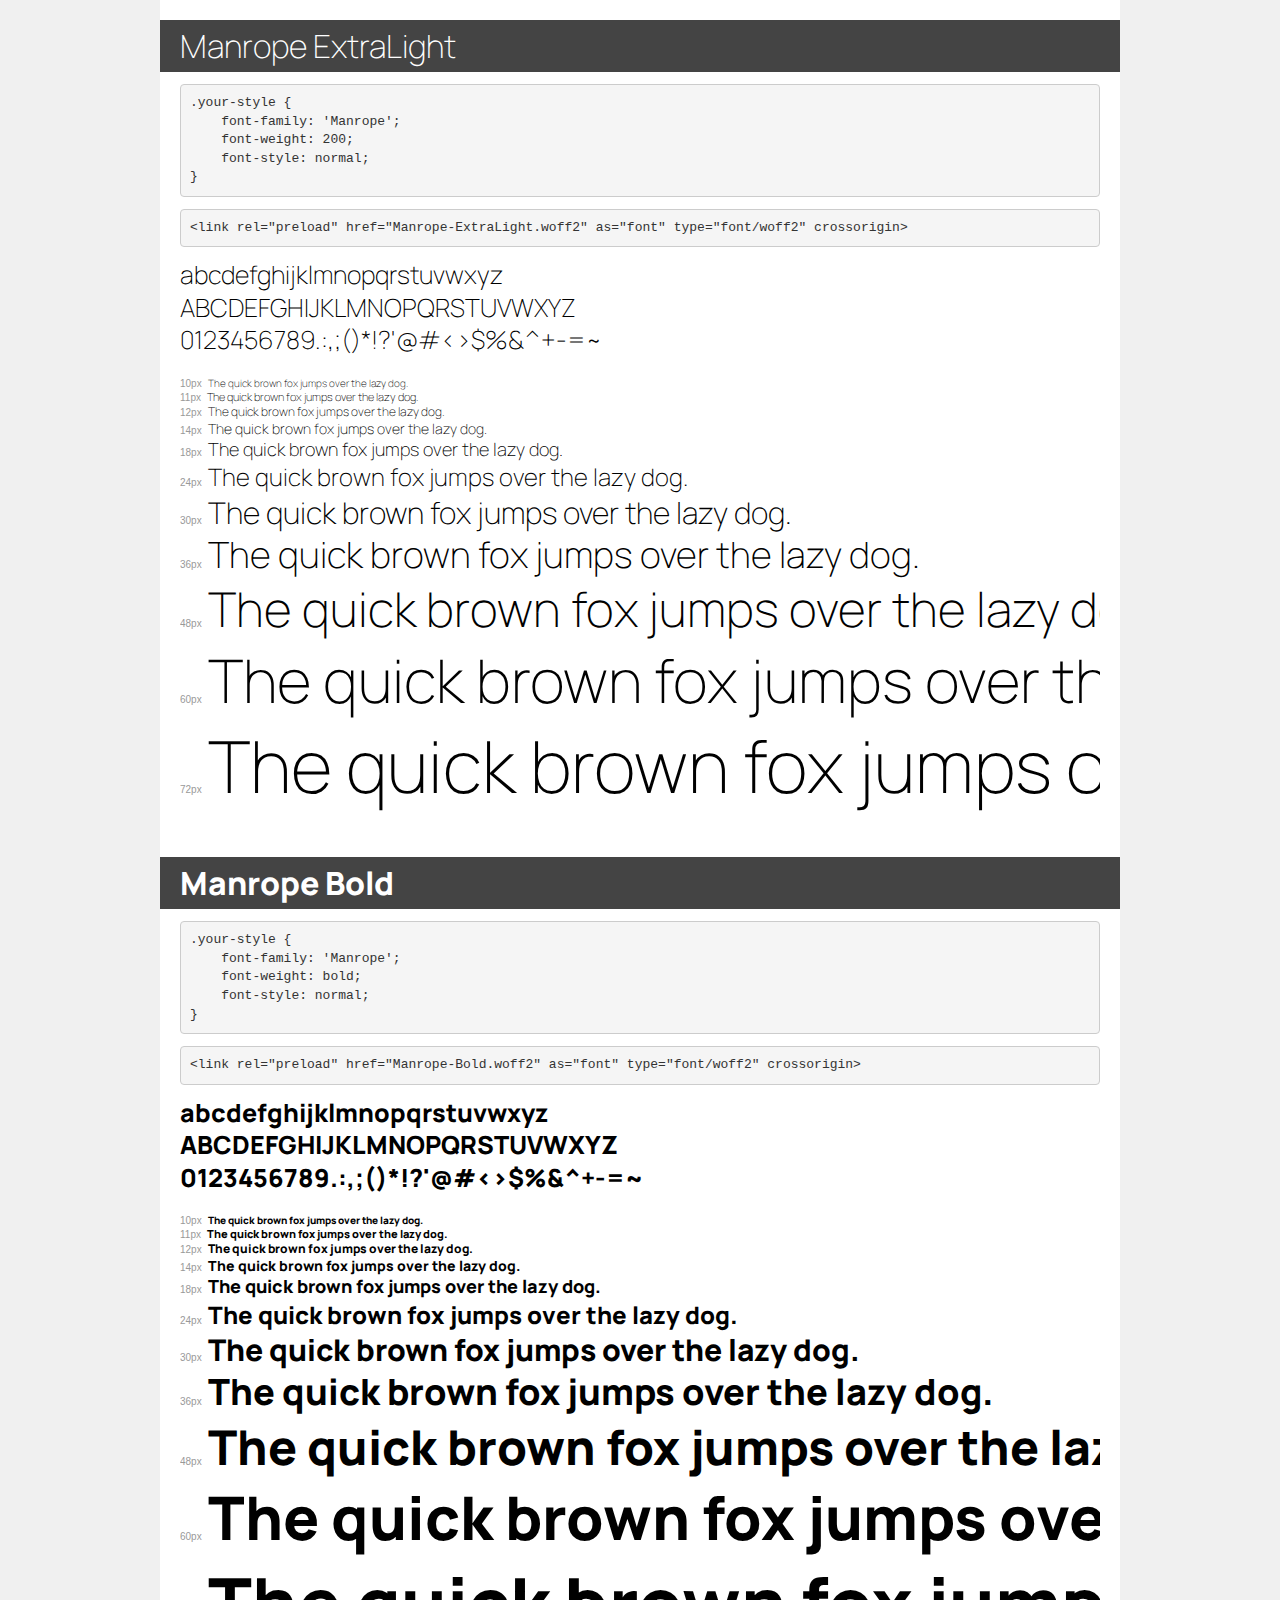
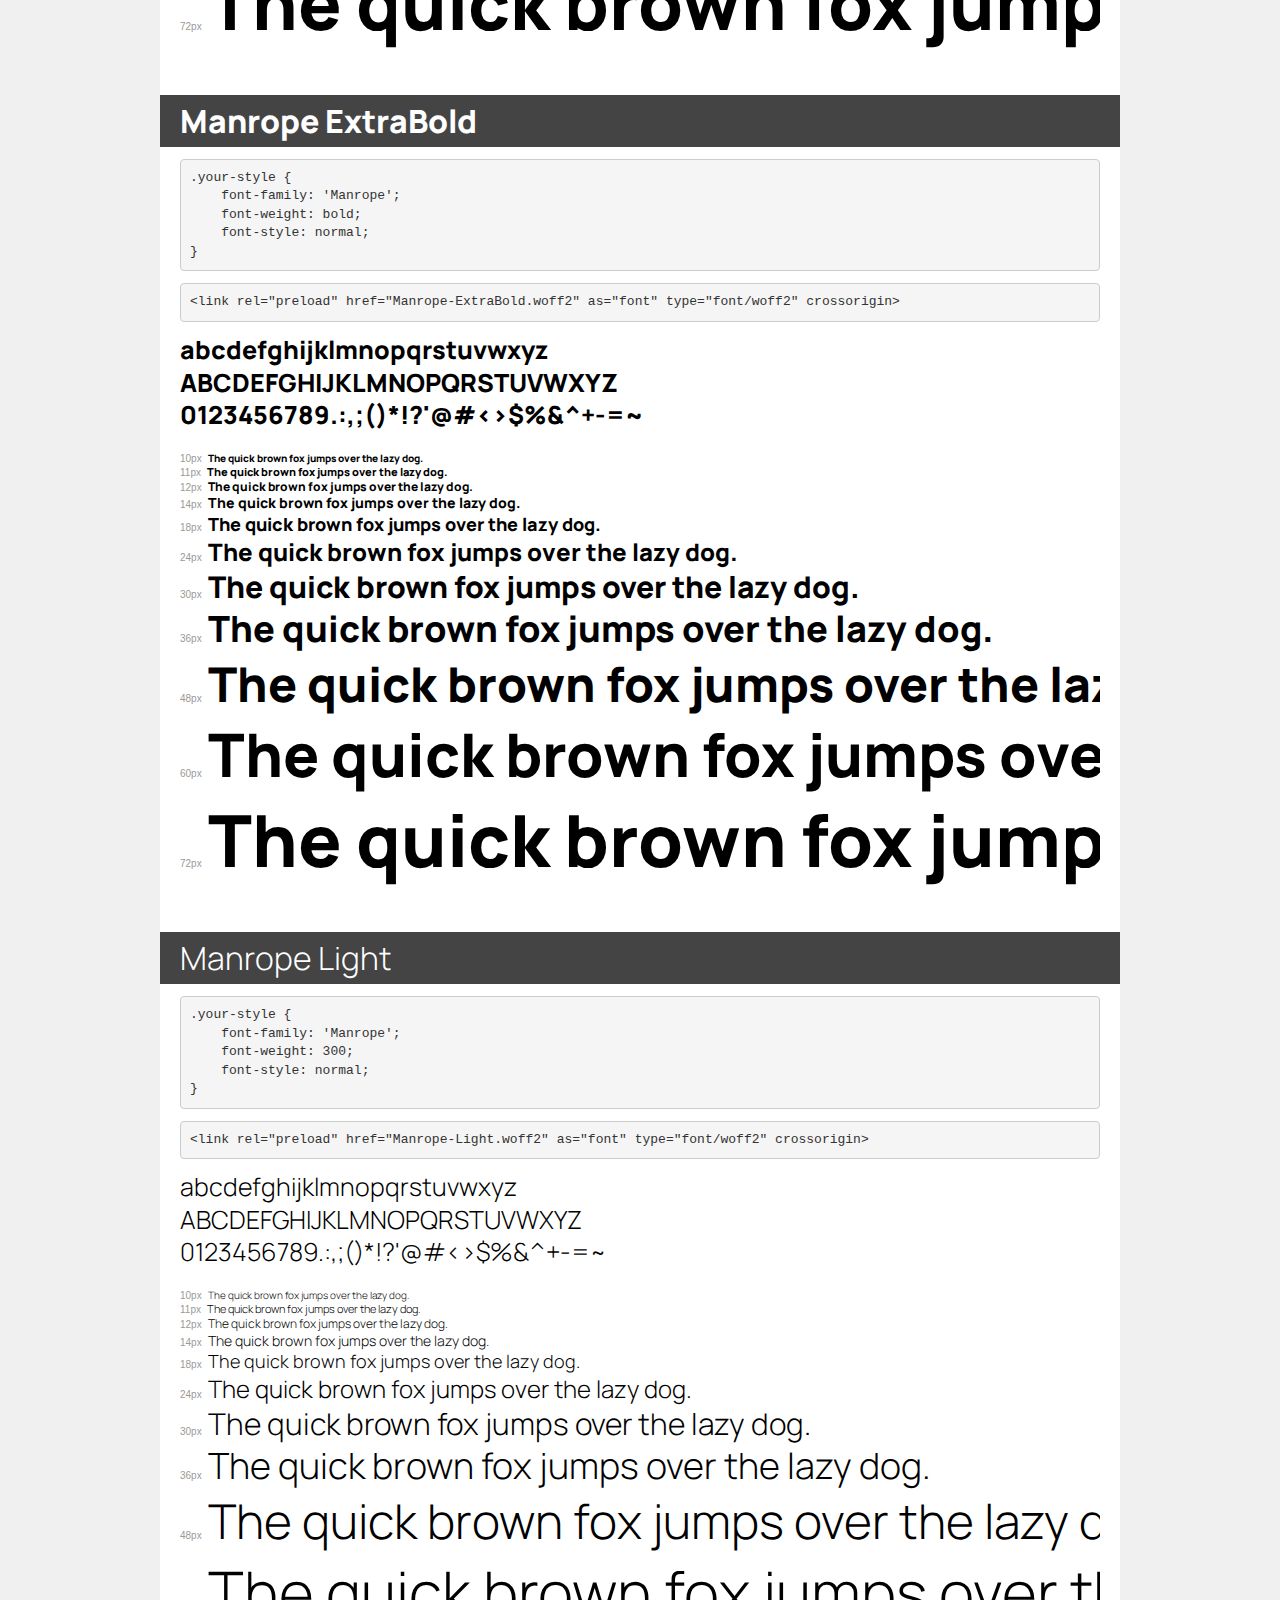
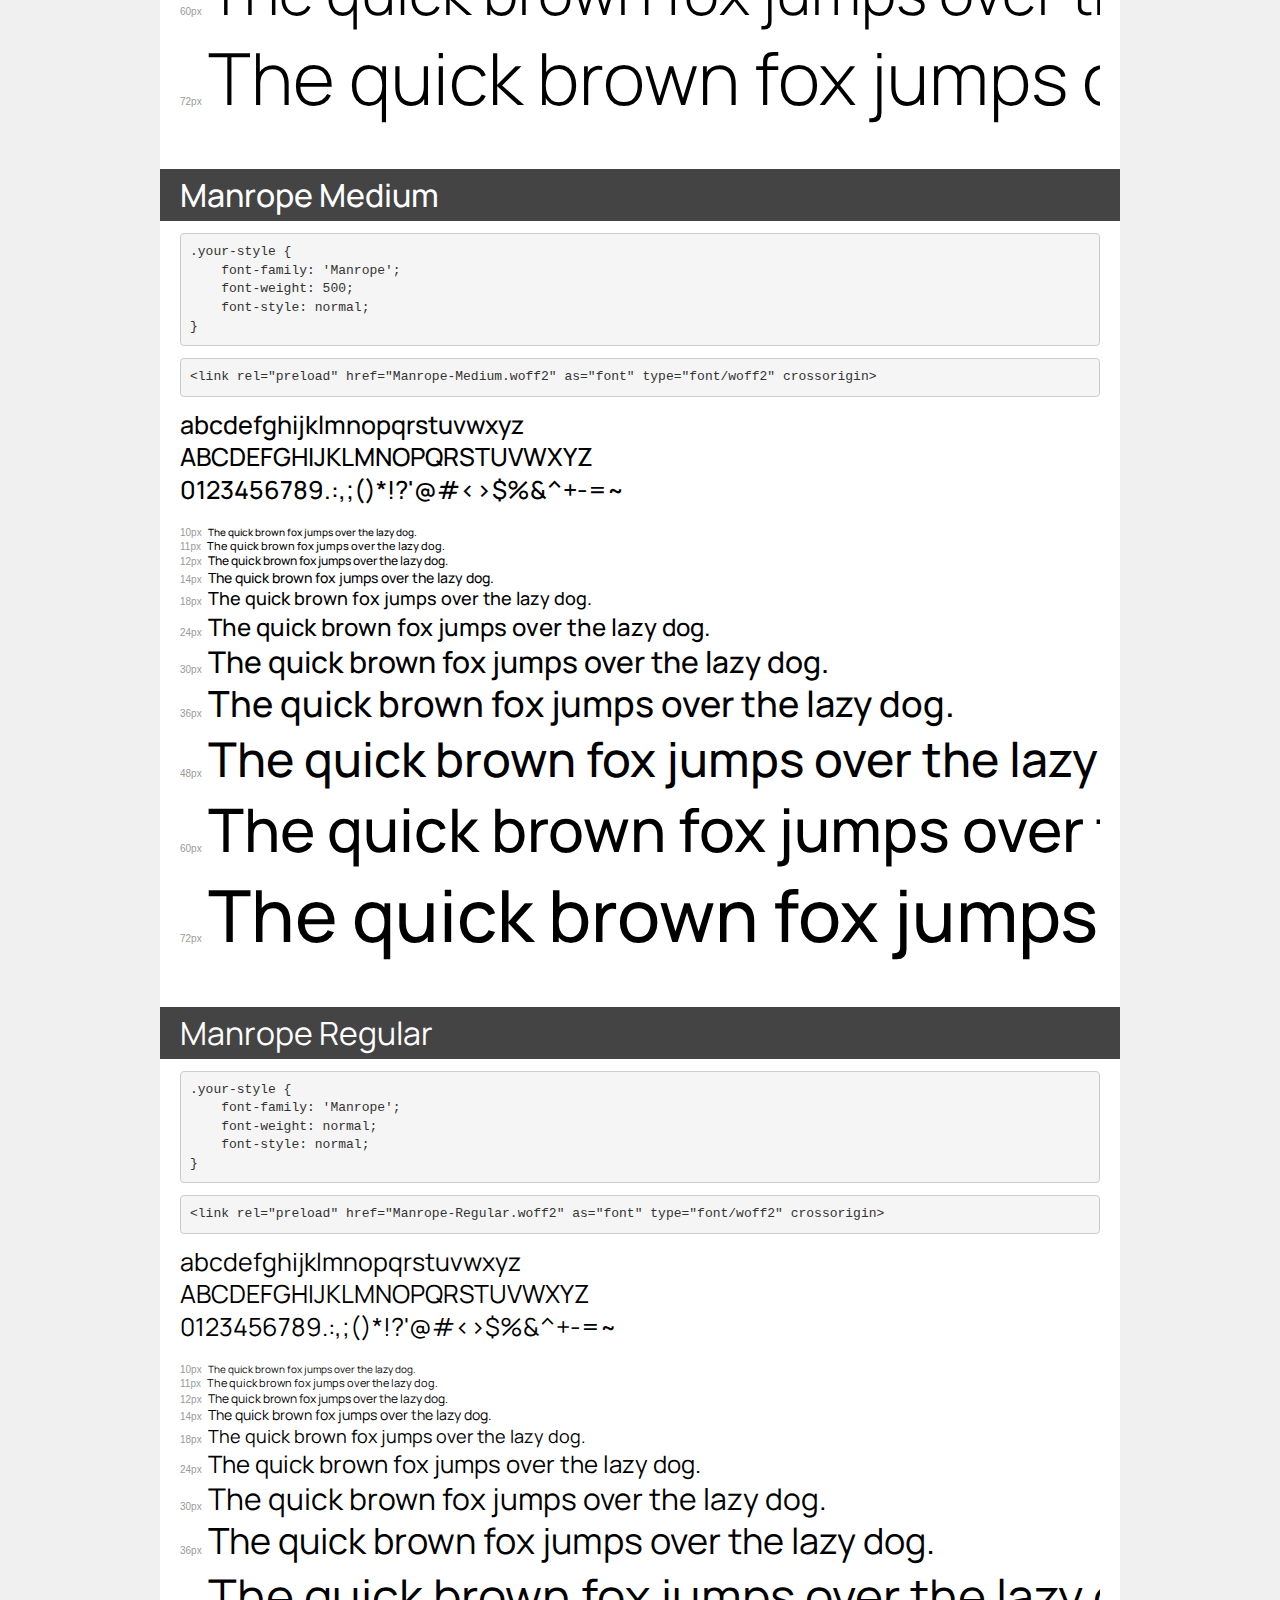
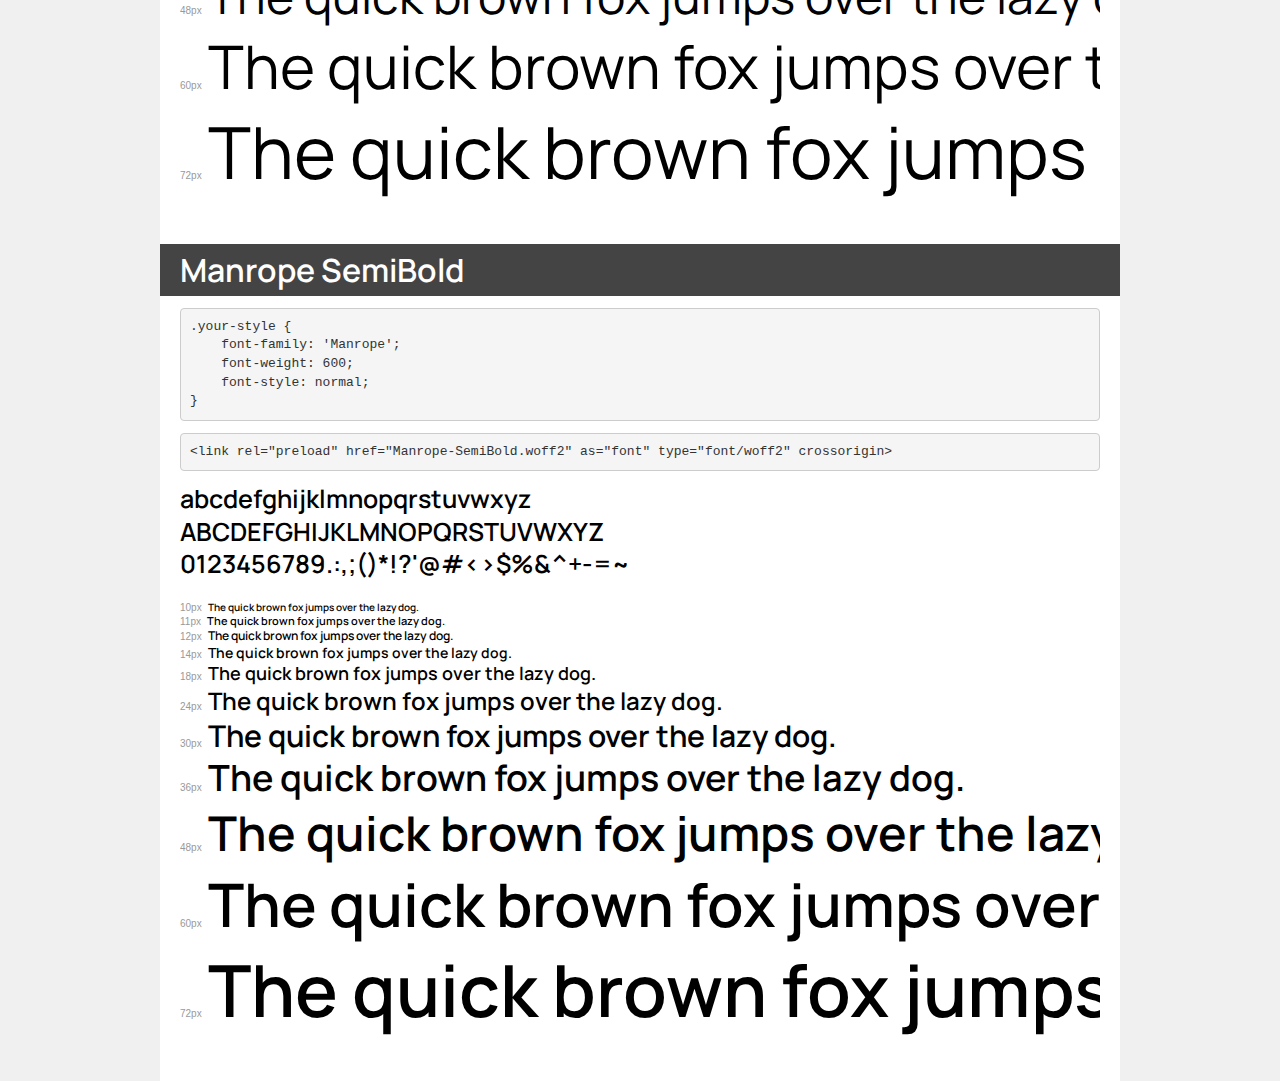
<file: Manrope-transfonter/demo.html>
<!DOCTYPE html>
<html lang="en">
<head>
    <meta charset="utf-8">
    <meta http-equiv="X-UA-Compatible" content="IE=edge">
    <meta name="viewport" content="width=device-width, initial-scale=1">
    <meta name="robots" content="noindex, noarchive">
    <meta name="format-detection" content="telephone=no">
    <title>Transfonter demo</title>
    <link href="stylesheet.css" rel="stylesheet">
    <style>
        /*
        http://meyerweb.com/eric/tools/css/reset/
        v2.0 | 20110126
        License: none (public domain)
        */
        html, body, div, span, applet, object, iframe,
        h1, h2, h3, h4, h5, h6, p, blockquote, pre,
        a, abbr, acronym, address, big, cite, code,
        del, dfn, em, img, ins, kbd, q, s, samp,
        small, strike, strong, sub, sup, tt, var,
        b, u, i, center,
        dl, dt, dd, ol, ul, li,
        fieldset, form, label, legend,
        table, caption, tbody, tfoot, thead, tr, th, td,
        article, aside, canvas, details, embed,
        figure, figcaption, footer, header, hgroup,
        menu, nav, output, ruby, section, summary,
        time, mark, audio, video {
            margin: 0;
            padding: 0;
            border: 0;
            font-size: 100%;
            font: inherit;
            vertical-align: baseline;
        }
        /* HTML5 display-role reset for older browsers */
        article, aside, details, figcaption, figure,
        footer, header, hgroup, menu, nav, section {
            display: block;
        }
        body {
            line-height: 1;
        }
        ol, ul {
            list-style: none;
        }
        blockquote, q {
            quotes: none;
        }
        blockquote:before, blockquote:after,
        q:before, q:after {
            content: '';
            content: none;
        }
        table {
            border-collapse: collapse;
            border-spacing: 0;
        }
        /* demo styles */
        body {
            background: #f0f0f0;
            color: #000;
        }
        .page {
            background: #fff;
            width: 920px;
            margin: 0 auto;
            padding: 20px 20px 0 20px;
            overflow: hidden;
        }
        .font-container {
            overflow-x: auto;
            overflow-y: hidden;
            margin-bottom: 40px;
            line-height: 1.3;
            white-space: nowrap;
            padding-bottom: 5px;
        }
        h1 {
            position: relative;
            background: #444;
            font-size: 32px;
            color: #fff;
            padding: 10px 20px;
            margin: 0 -20px 12px -20px;
        }
        .letters {
            font-size: 25px;
            margin-bottom: 20px;
        }
        .s10:before {
            content: '10px';
        }
        .s11:before {
            content: '11px';
        }
        .s12:before {
            content: '12px';
        }
        .s14:before {
            content: '14px';
        }
        .s18:before {
            content: '18px';
        }
        .s24:before {
            content: '24px';
        }
        .s30:before {
            content: '30px';
        }
        .s36:before {
            content: '36px';
        }
        .s48:before {
            content: '48px';
        }
        .s60:before {
            content: '60px';
        }
        .s72:before {
            content: '72px';
        }
        .s10:before, .s11:before, .s12:before, .s14:before,
        .s18:before, .s24:before, .s30:before, .s36:before,
        .s48:before, .s60:before, .s72:before {
            font-family: Arial, sans-serif;
            font-size: 10px;
            font-weight: normal;
            font-style: normal;
            color: #999;
            padding-right: 6px;
        }
        pre {
            display: block;
            padding: 9px;
            margin: 0 0 12px;
            font-family: Monaco, Menlo, Consolas, "Courier New", monospace;
            font-size: 13px;
            line-height: 1.428571429;
            color: #333;
            font-weight: normal;
            font-style: normal;
            background-color: #f5f5f5;
            border: 1px solid #ccc;
            overflow-x: auto;
            border-radius: 4px;
        }
        /* responsive */
        @media (max-width: 959px) {
            .page {
                width: auto;
                margin: 0;
            }
        }
    </style>
</head>
<body>
<div class="page">
    <div class="demo">
        <h1 style="font-family: 'Manrope'; font-weight: 200; font-style: normal;">Manrope ExtraLight</h1>
        <pre title="Usage">.your-style {
    font-family: 'Manrope';
    font-weight: 200;
    font-style: normal;
}</pre>
        <pre title="Preload (optional)">
&lt;link rel=&quot;preload&quot; href=&quot;Manrope-ExtraLight.woff2&quot; as=&quot;font&quot; type=&quot;font/woff2&quot; crossorigin&gt;</pre>
        <div class="font-container" style="font-family: 'Manrope'; font-weight: 200; font-style: normal;">
            <p class="letters">
                abcdefghijklmnopqrstuvwxyz<br>
ABCDEFGHIJKLMNOPQRSTUVWXYZ<br>
                0123456789.:,;()*!?'@#&lt;&gt;$%&^+-=~
            </p>
            <p class="s10" style="font-size: 10px;">The quick brown fox jumps over the lazy dog.</p>
            <p class="s11" style="font-size: 11px;">The quick brown fox jumps over the lazy dog.</p>
            <p class="s12" style="font-size: 12px;">The quick brown fox jumps over the lazy dog.</p>
            <p class="s14" style="font-size: 14px;">The quick brown fox jumps over the lazy dog.</p>
            <p class="s18" style="font-size: 18px;">The quick brown fox jumps over the lazy dog.</p>
            <p class="s24" style="font-size: 24px;">The quick brown fox jumps over the lazy dog.</p>
            <p class="s30" style="font-size: 30px;">The quick brown fox jumps over the lazy dog.</p>
            <p class="s36" style="font-size: 36px;">The quick brown fox jumps over the lazy dog.</p>
            <p class="s48" style="font-size: 48px;">The quick brown fox jumps over the lazy dog.</p>
            <p class="s60" style="font-size: 60px;">The quick brown fox jumps over the lazy dog.</p>
            <p class="s72" style="font-size: 72px;">The quick brown fox jumps over the lazy dog.</p>
        </div>
    </div>

    <div class="demo">
        <h1 style="font-family: 'Manrope'; font-weight: bold; font-style: normal;">Manrope Bold</h1>
        <pre title="Usage">.your-style {
    font-family: 'Manrope';
    font-weight: bold;
    font-style: normal;
}</pre>
        <pre title="Preload (optional)">
&lt;link rel=&quot;preload&quot; href=&quot;Manrope-Bold.woff2&quot; as=&quot;font&quot; type=&quot;font/woff2&quot; crossorigin&gt;</pre>
        <div class="font-container" style="font-family: 'Manrope'; font-weight: bold; font-style: normal;">
            <p class="letters">
                abcdefghijklmnopqrstuvwxyz<br>
ABCDEFGHIJKLMNOPQRSTUVWXYZ<br>
                0123456789.:,;()*!?'@#&lt;&gt;$%&^+-=~
            </p>
            <p class="s10" style="font-size: 10px;">The quick brown fox jumps over the lazy dog.</p>
            <p class="s11" style="font-size: 11px;">The quick brown fox jumps over the lazy dog.</p>
            <p class="s12" style="font-size: 12px;">The quick brown fox jumps over the lazy dog.</p>
            <p class="s14" style="font-size: 14px;">The quick brown fox jumps over the lazy dog.</p>
            <p class="s18" style="font-size: 18px;">The quick brown fox jumps over the lazy dog.</p>
            <p class="s24" style="font-size: 24px;">The quick brown fox jumps over the lazy dog.</p>
            <p class="s30" style="font-size: 30px;">The quick brown fox jumps over the lazy dog.</p>
            <p class="s36" style="font-size: 36px;">The quick brown fox jumps over the lazy dog.</p>
            <p class="s48" style="font-size: 48px;">The quick brown fox jumps over the lazy dog.</p>
            <p class="s60" style="font-size: 60px;">The quick brown fox jumps over the lazy dog.</p>
            <p class="s72" style="font-size: 72px;">The quick brown fox jumps over the lazy dog.</p>
        </div>
    </div>

    <div class="demo">
        <h1 style="font-family: 'Manrope'; font-weight: bold; font-style: normal;">Manrope ExtraBold</h1>
        <pre title="Usage">.your-style {
    font-family: 'Manrope';
    font-weight: bold;
    font-style: normal;
}</pre>
        <pre title="Preload (optional)">
&lt;link rel=&quot;preload&quot; href=&quot;Manrope-ExtraBold.woff2&quot; as=&quot;font&quot; type=&quot;font/woff2&quot; crossorigin&gt;</pre>
        <div class="font-container" style="font-family: 'Manrope'; font-weight: bold; font-style: normal;">
            <p class="letters">
                abcdefghijklmnopqrstuvwxyz<br>
ABCDEFGHIJKLMNOPQRSTUVWXYZ<br>
                0123456789.:,;()*!?'@#&lt;&gt;$%&^+-=~
            </p>
            <p class="s10" style="font-size: 10px;">The quick brown fox jumps over the lazy dog.</p>
            <p class="s11" style="font-size: 11px;">The quick brown fox jumps over the lazy dog.</p>
            <p class="s12" style="font-size: 12px;">The quick brown fox jumps over the lazy dog.</p>
            <p class="s14" style="font-size: 14px;">The quick brown fox jumps over the lazy dog.</p>
            <p class="s18" style="font-size: 18px;">The quick brown fox jumps over the lazy dog.</p>
            <p class="s24" style="font-size: 24px;">The quick brown fox jumps over the lazy dog.</p>
            <p class="s30" style="font-size: 30px;">The quick brown fox jumps over the lazy dog.</p>
            <p class="s36" style="font-size: 36px;">The quick brown fox jumps over the lazy dog.</p>
            <p class="s48" style="font-size: 48px;">The quick brown fox jumps over the lazy dog.</p>
            <p class="s60" style="font-size: 60px;">The quick brown fox jumps over the lazy dog.</p>
            <p class="s72" style="font-size: 72px;">The quick brown fox jumps over the lazy dog.</p>
        </div>
    </div>

    <div class="demo">
        <h1 style="font-family: 'Manrope'; font-weight: 300; font-style: normal;">Manrope Light</h1>
        <pre title="Usage">.your-style {
    font-family: 'Manrope';
    font-weight: 300;
    font-style: normal;
}</pre>
        <pre title="Preload (optional)">
&lt;link rel=&quot;preload&quot; href=&quot;Manrope-Light.woff2&quot; as=&quot;font&quot; type=&quot;font/woff2&quot; crossorigin&gt;</pre>
        <div class="font-container" style="font-family: 'Manrope'; font-weight: 300; font-style: normal;">
            <p class="letters">
                abcdefghijklmnopqrstuvwxyz<br>
ABCDEFGHIJKLMNOPQRSTUVWXYZ<br>
                0123456789.:,;()*!?'@#&lt;&gt;$%&^+-=~
            </p>
            <p class="s10" style="font-size: 10px;">The quick brown fox jumps over the lazy dog.</p>
            <p class="s11" style="font-size: 11px;">The quick brown fox jumps over the lazy dog.</p>
            <p class="s12" style="font-size: 12px;">The quick brown fox jumps over the lazy dog.</p>
            <p class="s14" style="font-size: 14px;">The quick brown fox jumps over the lazy dog.</p>
            <p class="s18" style="font-size: 18px;">The quick brown fox jumps over the lazy dog.</p>
            <p class="s24" style="font-size: 24px;">The quick brown fox jumps over the lazy dog.</p>
            <p class="s30" style="font-size: 30px;">The quick brown fox jumps over the lazy dog.</p>
            <p class="s36" style="font-size: 36px;">The quick brown fox jumps over the lazy dog.</p>
            <p class="s48" style="font-size: 48px;">The quick brown fox jumps over the lazy dog.</p>
            <p class="s60" style="font-size: 60px;">The quick brown fox jumps over the lazy dog.</p>
            <p class="s72" style="font-size: 72px;">The quick brown fox jumps over the lazy dog.</p>
        </div>
    </div>

    <div class="demo">
        <h1 style="font-family: 'Manrope'; font-weight: 500; font-style: normal;">Manrope Medium</h1>
        <pre title="Usage">.your-style {
    font-family: 'Manrope';
    font-weight: 500;
    font-style: normal;
}</pre>
        <pre title="Preload (optional)">
&lt;link rel=&quot;preload&quot; href=&quot;Manrope-Medium.woff2&quot; as=&quot;font&quot; type=&quot;font/woff2&quot; crossorigin&gt;</pre>
        <div class="font-container" style="font-family: 'Manrope'; font-weight: 500; font-style: normal;">
            <p class="letters">
                abcdefghijklmnopqrstuvwxyz<br>
ABCDEFGHIJKLMNOPQRSTUVWXYZ<br>
                0123456789.:,;()*!?'@#&lt;&gt;$%&^+-=~
            </p>
            <p class="s10" style="font-size: 10px;">The quick brown fox jumps over the lazy dog.</p>
            <p class="s11" style="font-size: 11px;">The quick brown fox jumps over the lazy dog.</p>
            <p class="s12" style="font-size: 12px;">The quick brown fox jumps over the lazy dog.</p>
            <p class="s14" style="font-size: 14px;">The quick brown fox jumps over the lazy dog.</p>
            <p class="s18" style="font-size: 18px;">The quick brown fox jumps over the lazy dog.</p>
            <p class="s24" style="font-size: 24px;">The quick brown fox jumps over the lazy dog.</p>
            <p class="s30" style="font-size: 30px;">The quick brown fox jumps over the lazy dog.</p>
            <p class="s36" style="font-size: 36px;">The quick brown fox jumps over the lazy dog.</p>
            <p class="s48" style="font-size: 48px;">The quick brown fox jumps over the lazy dog.</p>
            <p class="s60" style="font-size: 60px;">The quick brown fox jumps over the lazy dog.</p>
            <p class="s72" style="font-size: 72px;">The quick brown fox jumps over the lazy dog.</p>
        </div>
    </div>

    <div class="demo">
        <h1 style="font-family: 'Manrope'; font-weight: normal; font-style: normal;">Manrope Regular</h1>
        <pre title="Usage">.your-style {
    font-family: 'Manrope';
    font-weight: normal;
    font-style: normal;
}</pre>
        <pre title="Preload (optional)">
&lt;link rel=&quot;preload&quot; href=&quot;Manrope-Regular.woff2&quot; as=&quot;font&quot; type=&quot;font/woff2&quot; crossorigin&gt;</pre>
        <div class="font-container" style="font-family: 'Manrope'; font-weight: normal; font-style: normal;">
            <p class="letters">
                abcdefghijklmnopqrstuvwxyz<br>
ABCDEFGHIJKLMNOPQRSTUVWXYZ<br>
                0123456789.:,;()*!?'@#&lt;&gt;$%&^+-=~
            </p>
            <p class="s10" style="font-size: 10px;">The quick brown fox jumps over the lazy dog.</p>
            <p class="s11" style="font-size: 11px;">The quick brown fox jumps over the lazy dog.</p>
            <p class="s12" style="font-size: 12px;">The quick brown fox jumps over the lazy dog.</p>
            <p class="s14" style="font-size: 14px;">The quick brown fox jumps over the lazy dog.</p>
            <p class="s18" style="font-size: 18px;">The quick brown fox jumps over the lazy dog.</p>
            <p class="s24" style="font-size: 24px;">The quick brown fox jumps over the lazy dog.</p>
            <p class="s30" style="font-size: 30px;">The quick brown fox jumps over the lazy dog.</p>
            <p class="s36" style="font-size: 36px;">The quick brown fox jumps over the lazy dog.</p>
            <p class="s48" style="font-size: 48px;">The quick brown fox jumps over the lazy dog.</p>
            <p class="s60" style="font-size: 60px;">The quick brown fox jumps over the lazy dog.</p>
            <p class="s72" style="font-size: 72px;">The quick brown fox jumps over the lazy dog.</p>
        </div>
    </div>

    <div class="demo">
        <h1 style="font-family: 'Manrope'; font-weight: 600; font-style: normal;">Manrope SemiBold</h1>
        <pre title="Usage">.your-style {
    font-family: 'Manrope';
    font-weight: 600;
    font-style: normal;
}</pre>
        <pre title="Preload (optional)">
&lt;link rel=&quot;preload&quot; href=&quot;Manrope-SemiBold.woff2&quot; as=&quot;font&quot; type=&quot;font/woff2&quot; crossorigin&gt;</pre>
        <div class="font-container" style="font-family: 'Manrope'; font-weight: 600; font-style: normal;">
            <p class="letters">
                abcdefghijklmnopqrstuvwxyz<br>
ABCDEFGHIJKLMNOPQRSTUVWXYZ<br>
                0123456789.:,;()*!?'@#&lt;&gt;$%&^+-=~
            </p>
            <p class="s10" style="font-size: 10px;">The quick brown fox jumps over the lazy dog.</p>
            <p class="s11" style="font-size: 11px;">The quick brown fox jumps over the lazy dog.</p>
            <p class="s12" style="font-size: 12px;">The quick brown fox jumps over the lazy dog.</p>
            <p class="s14" style="font-size: 14px;">The quick brown fox jumps over the lazy dog.</p>
            <p class="s18" style="font-size: 18px;">The quick brown fox jumps over the lazy dog.</p>
            <p class="s24" style="font-size: 24px;">The quick brown fox jumps over the lazy dog.</p>
            <p class="s30" style="font-size: 30px;">The quick brown fox jumps over the lazy dog.</p>
            <p class="s36" style="font-size: 36px;">The quick brown fox jumps over the lazy dog.</p>
            <p class="s48" style="font-size: 48px;">The quick brown fox jumps over the lazy dog.</p>
            <p class="s60" style="font-size: 60px;">The quick brown fox jumps over the lazy dog.</p>
            <p class="s72" style="font-size: 72px;">The quick brown fox jumps over the lazy dog.</p>
        </div>
    </div>

</div>
</body>
</html>
</file>
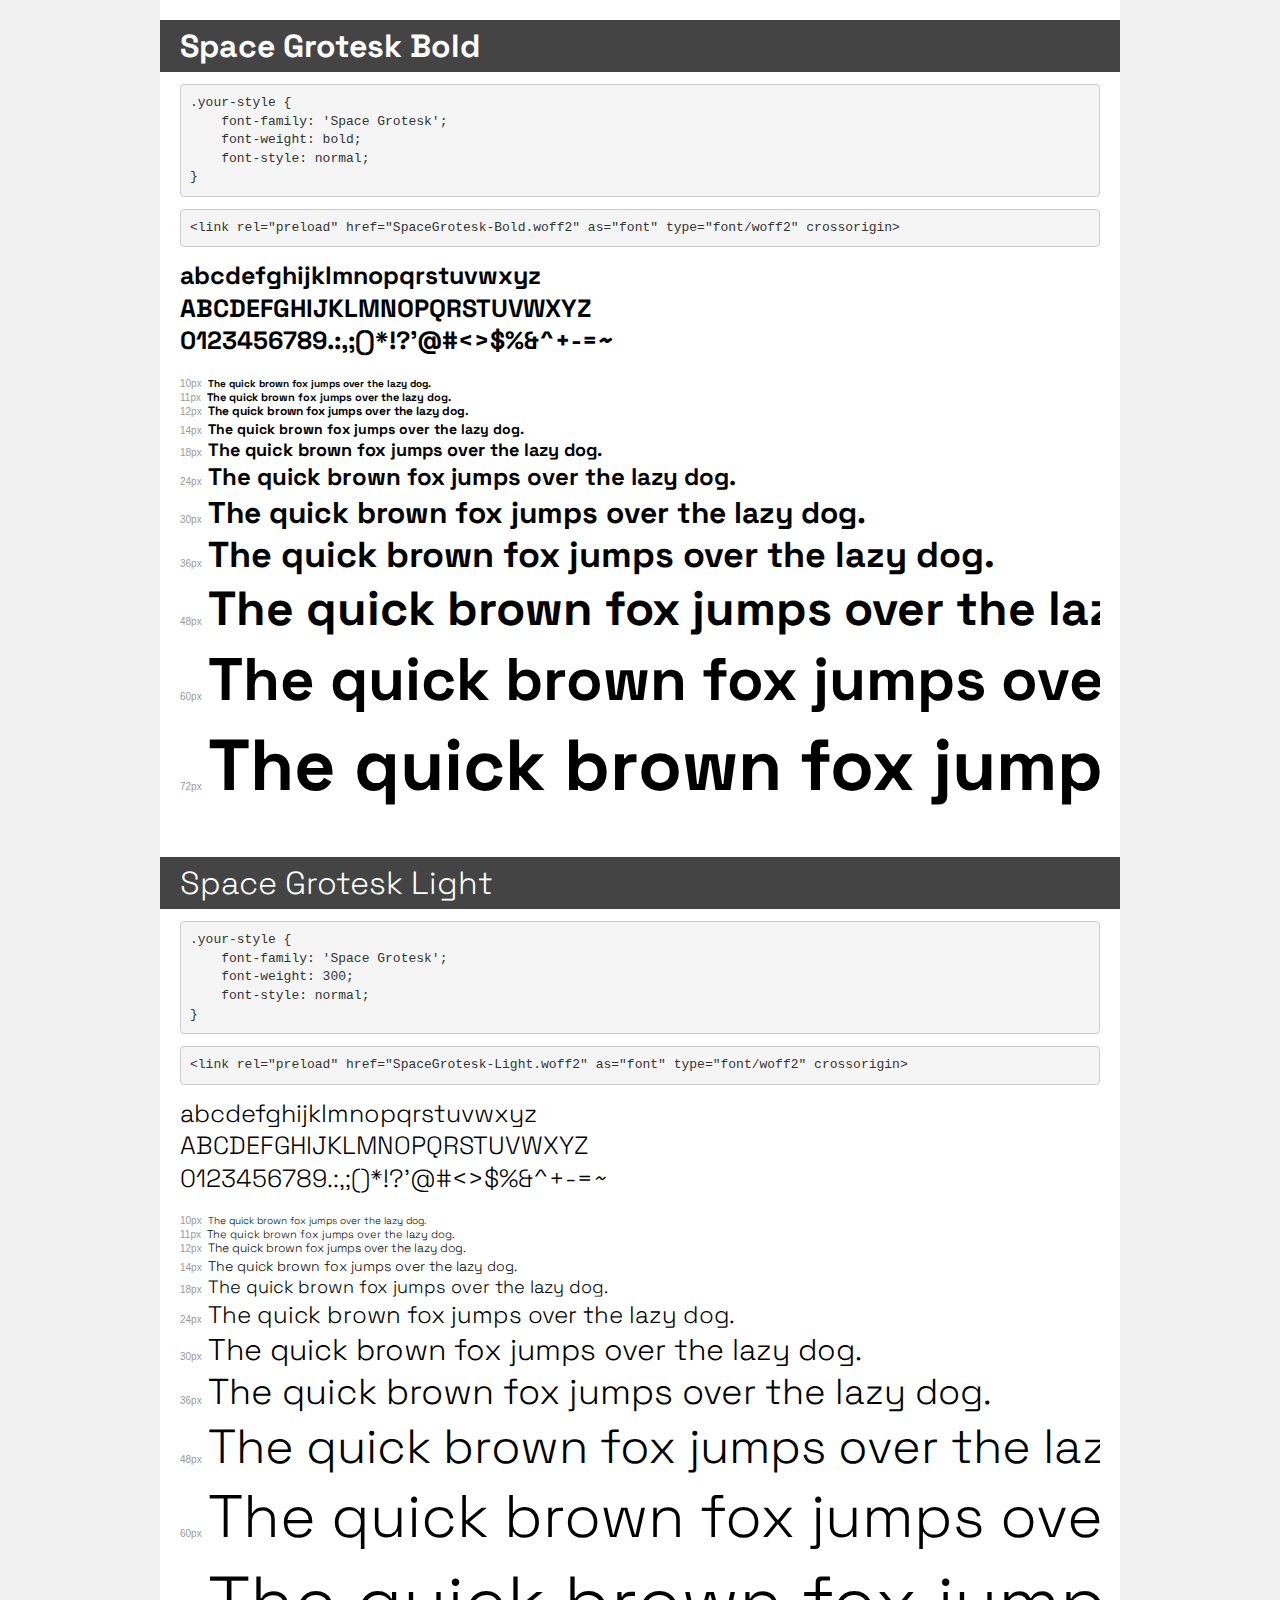
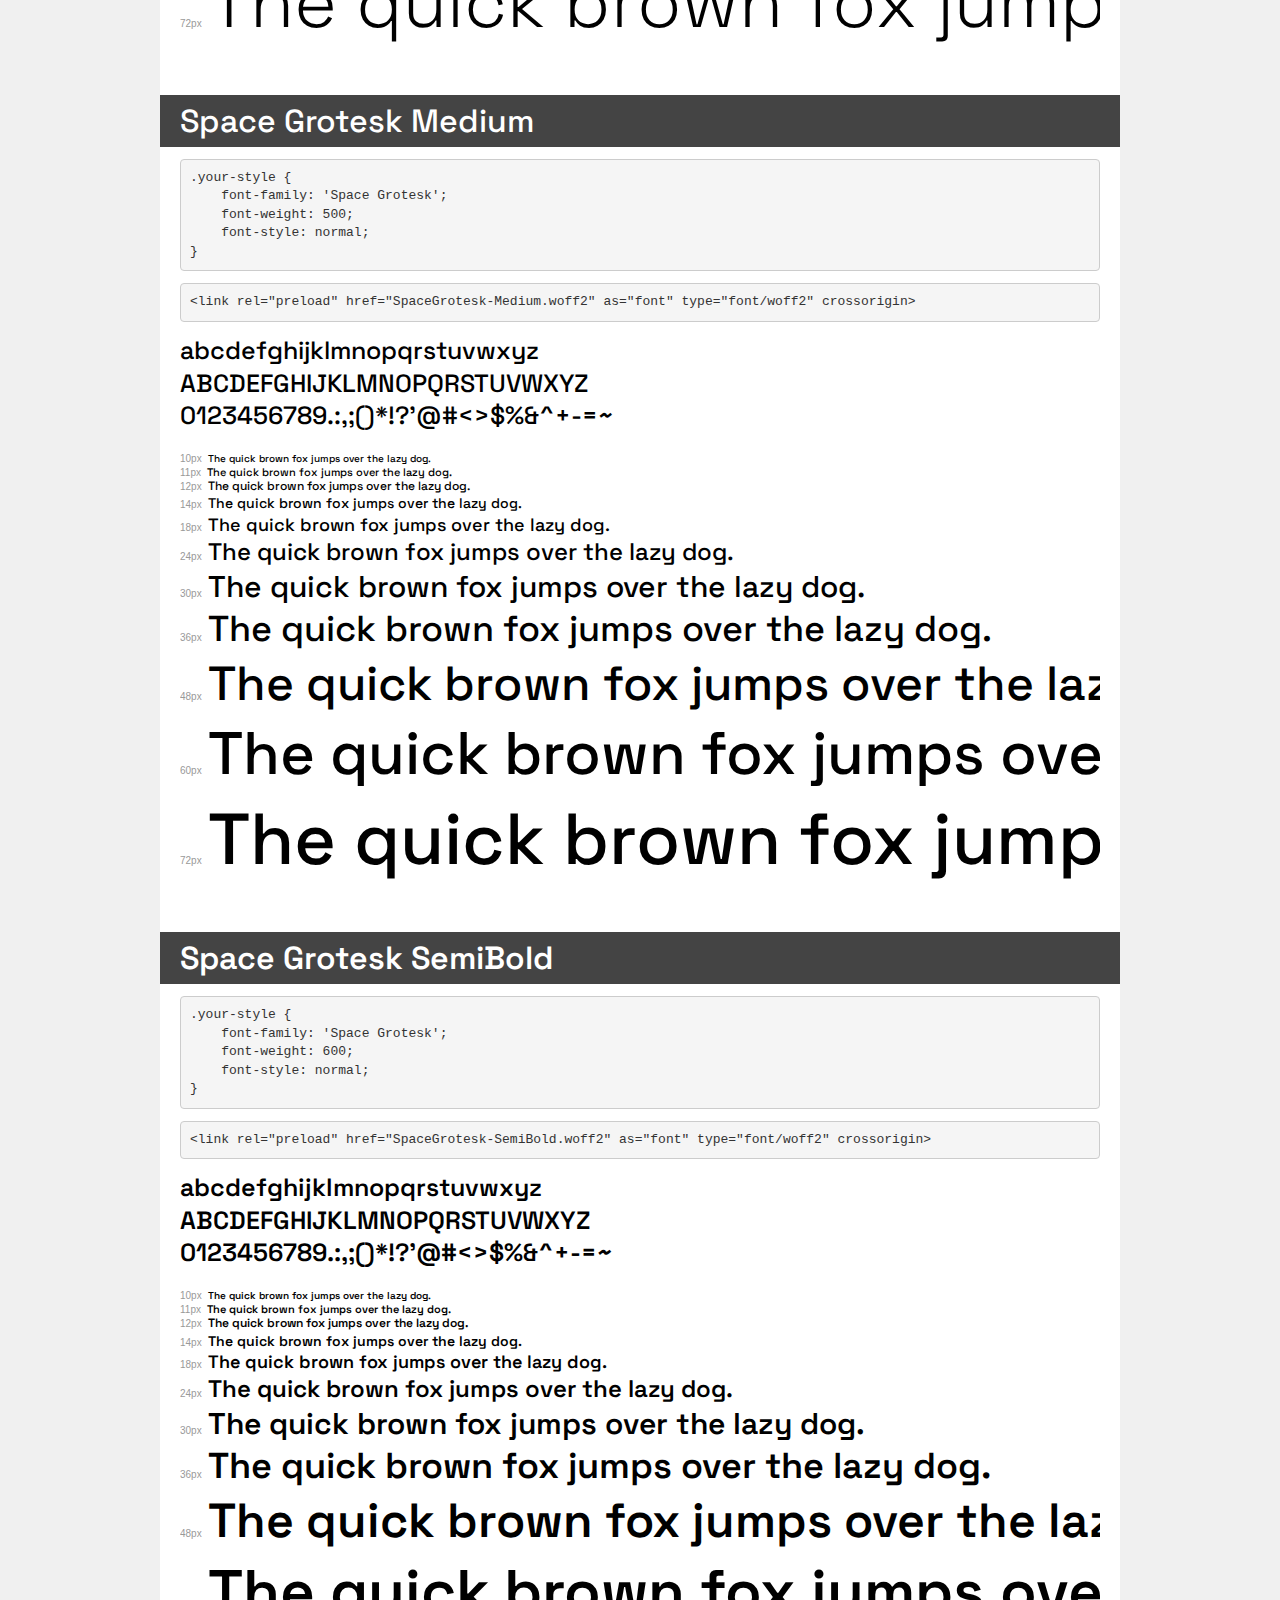
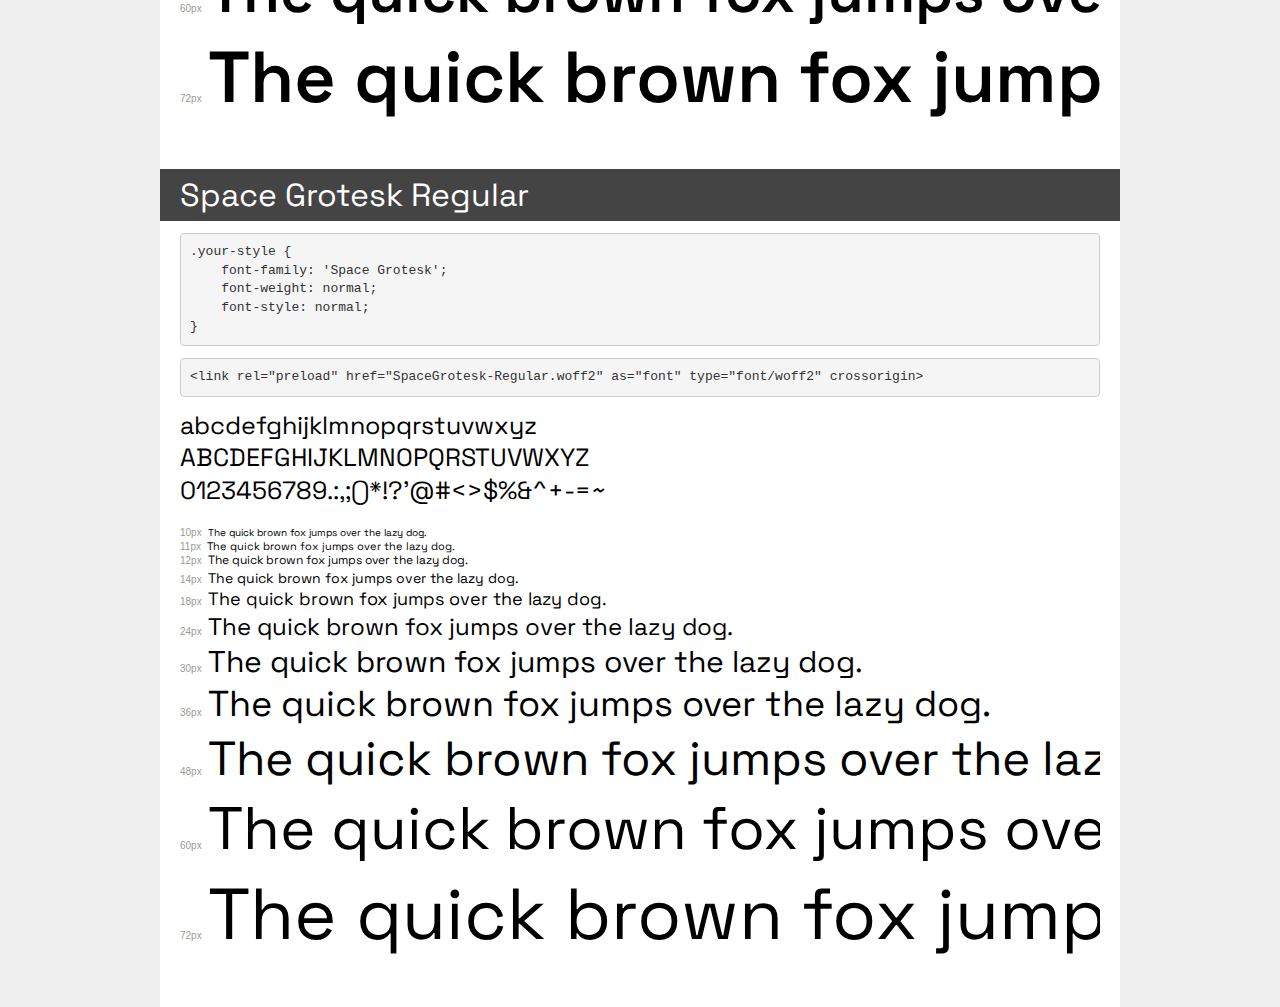
<file: Space_Grotesk-transfonter/demo.html>
<!DOCTYPE html>
<html lang="en">
<head>
    <meta charset="utf-8">
    <meta http-equiv="X-UA-Compatible" content="IE=edge">
    <meta name="viewport" content="width=device-width, initial-scale=1">
    <meta name="robots" content="noindex, noarchive">
    <meta name="format-detection" content="telephone=no">
    <title>Transfonter demo</title>
    <link href="stylesheet.css" rel="stylesheet">
    <style>
        /*
        http://meyerweb.com/eric/tools/css/reset/
        v2.0 | 20110126
        License: none (public domain)
        */
        html, body, div, span, applet, object, iframe,
        h1, h2, h3, h4, h5, h6, p, blockquote, pre,
        a, abbr, acronym, address, big, cite, code,
        del, dfn, em, img, ins, kbd, q, s, samp,
        small, strike, strong, sub, sup, tt, var,
        b, u, i, center,
        dl, dt, dd, ol, ul, li,
        fieldset, form, label, legend,
        table, caption, tbody, tfoot, thead, tr, th, td,
        article, aside, canvas, details, embed,
        figure, figcaption, footer, header, hgroup,
        menu, nav, output, ruby, section, summary,
        time, mark, audio, video {
            margin: 0;
            padding: 0;
            border: 0;
            font-size: 100%;
            font: inherit;
            vertical-align: baseline;
        }
        /* HTML5 display-role reset for older browsers */
        article, aside, details, figcaption, figure,
        footer, header, hgroup, menu, nav, section {
            display: block;
        }
        body {
            line-height: 1;
        }
        ol, ul {
            list-style: none;
        }
        blockquote, q {
            quotes: none;
        }
        blockquote:before, blockquote:after,
        q:before, q:after {
            content: '';
            content: none;
        }
        table {
            border-collapse: collapse;
            border-spacing: 0;
        }
        /* demo styles */
        body {
            background: #f0f0f0;
            color: #000;
        }
        .page {
            background: #fff;
            width: 920px;
            margin: 0 auto;
            padding: 20px 20px 0 20px;
            overflow: hidden;
        }
        .font-container {
            overflow-x: auto;
            overflow-y: hidden;
            margin-bottom: 40px;
            line-height: 1.3;
            white-space: nowrap;
            padding-bottom: 5px;
        }
        h1 {
            position: relative;
            background: #444;
            font-size: 32px;
            color: #fff;
            padding: 10px 20px;
            margin: 0 -20px 12px -20px;
        }
        .letters {
            font-size: 25px;
            margin-bottom: 20px;
        }
        .s10:before {
            content: '10px';
        }
        .s11:before {
            content: '11px';
        }
        .s12:before {
            content: '12px';
        }
        .s14:before {
            content: '14px';
        }
        .s18:before {
            content: '18px';
        }
        .s24:before {
            content: '24px';
        }
        .s30:before {
            content: '30px';
        }
        .s36:before {
            content: '36px';
        }
        .s48:before {
            content: '48px';
        }
        .s60:before {
            content: '60px';
        }
        .s72:before {
            content: '72px';
        }
        .s10:before, .s11:before, .s12:before, .s14:before,
        .s18:before, .s24:before, .s30:before, .s36:before,
        .s48:before, .s60:before, .s72:before {
            font-family: Arial, sans-serif;
            font-size: 10px;
            font-weight: normal;
            font-style: normal;
            color: #999;
            padding-right: 6px;
        }
        pre {
            display: block;
            padding: 9px;
            margin: 0 0 12px;
            font-family: Monaco, Menlo, Consolas, "Courier New", monospace;
            font-size: 13px;
            line-height: 1.428571429;
            color: #333;
            font-weight: normal;
            font-style: normal;
            background-color: #f5f5f5;
            border: 1px solid #ccc;
            overflow-x: auto;
            border-radius: 4px;
        }
        /* responsive */
        @media (max-width: 959px) {
            .page {
                width: auto;
                margin: 0;
            }
        }
    </style>
</head>
<body>
<div class="page">
    <div class="demo">
        <h1 style="font-family: 'Space Grotesk'; font-weight: bold; font-style: normal;">Space Grotesk Bold</h1>
        <pre title="Usage">.your-style {
    font-family: 'Space Grotesk';
    font-weight: bold;
    font-style: normal;
}</pre>
        <pre title="Preload (optional)">
&lt;link rel=&quot;preload&quot; href=&quot;SpaceGrotesk-Bold.woff2&quot; as=&quot;font&quot; type=&quot;font/woff2&quot; crossorigin&gt;</pre>
        <div class="font-container" style="font-family: 'Space Grotesk'; font-weight: bold; font-style: normal;">
            <p class="letters">
                abcdefghijklmnopqrstuvwxyz<br>
ABCDEFGHIJKLMNOPQRSTUVWXYZ<br>
                0123456789.:,;()*!?'@#&lt;&gt;$%&^+-=~
            </p>
            <p class="s10" style="font-size: 10px;">The quick brown fox jumps over the lazy dog.</p>
            <p class="s11" style="font-size: 11px;">The quick brown fox jumps over the lazy dog.</p>
            <p class="s12" style="font-size: 12px;">The quick brown fox jumps over the lazy dog.</p>
            <p class="s14" style="font-size: 14px;">The quick brown fox jumps over the lazy dog.</p>
            <p class="s18" style="font-size: 18px;">The quick brown fox jumps over the lazy dog.</p>
            <p class="s24" style="font-size: 24px;">The quick brown fox jumps over the lazy dog.</p>
            <p class="s30" style="font-size: 30px;">The quick brown fox jumps over the lazy dog.</p>
            <p class="s36" style="font-size: 36px;">The quick brown fox jumps over the lazy dog.</p>
            <p class="s48" style="font-size: 48px;">The quick brown fox jumps over the lazy dog.</p>
            <p class="s60" style="font-size: 60px;">The quick brown fox jumps over the lazy dog.</p>
            <p class="s72" style="font-size: 72px;">The quick brown fox jumps over the lazy dog.</p>
        </div>
    </div>

    <div class="demo">
        <h1 style="font-family: 'Space Grotesk'; font-weight: 300; font-style: normal;">Space Grotesk Light</h1>
        <pre title="Usage">.your-style {
    font-family: 'Space Grotesk';
    font-weight: 300;
    font-style: normal;
}</pre>
        <pre title="Preload (optional)">
&lt;link rel=&quot;preload&quot; href=&quot;SpaceGrotesk-Light.woff2&quot; as=&quot;font&quot; type=&quot;font/woff2&quot; crossorigin&gt;</pre>
        <div class="font-container" style="font-family: 'Space Grotesk'; font-weight: 300; font-style: normal;">
            <p class="letters">
                abcdefghijklmnopqrstuvwxyz<br>
ABCDEFGHIJKLMNOPQRSTUVWXYZ<br>
                0123456789.:,;()*!?'@#&lt;&gt;$%&^+-=~
            </p>
            <p class="s10" style="font-size: 10px;">The quick brown fox jumps over the lazy dog.</p>
            <p class="s11" style="font-size: 11px;">The quick brown fox jumps over the lazy dog.</p>
            <p class="s12" style="font-size: 12px;">The quick brown fox jumps over the lazy dog.</p>
            <p class="s14" style="font-size: 14px;">The quick brown fox jumps over the lazy dog.</p>
            <p class="s18" style="font-size: 18px;">The quick brown fox jumps over the lazy dog.</p>
            <p class="s24" style="font-size: 24px;">The quick brown fox jumps over the lazy dog.</p>
            <p class="s30" style="font-size: 30px;">The quick brown fox jumps over the lazy dog.</p>
            <p class="s36" style="font-size: 36px;">The quick brown fox jumps over the lazy dog.</p>
            <p class="s48" style="font-size: 48px;">The quick brown fox jumps over the lazy dog.</p>
            <p class="s60" style="font-size: 60px;">The quick brown fox jumps over the lazy dog.</p>
            <p class="s72" style="font-size: 72px;">The quick brown fox jumps over the lazy dog.</p>
        </div>
    </div>

    <div class="demo">
        <h1 style="font-family: 'Space Grotesk'; font-weight: 500; font-style: normal;">Space Grotesk Medium</h1>
        <pre title="Usage">.your-style {
    font-family: 'Space Grotesk';
    font-weight: 500;
    font-style: normal;
}</pre>
        <pre title="Preload (optional)">
&lt;link rel=&quot;preload&quot; href=&quot;SpaceGrotesk-Medium.woff2&quot; as=&quot;font&quot; type=&quot;font/woff2&quot; crossorigin&gt;</pre>
        <div class="font-container" style="font-family: 'Space Grotesk'; font-weight: 500; font-style: normal;">
            <p class="letters">
                abcdefghijklmnopqrstuvwxyz<br>
ABCDEFGHIJKLMNOPQRSTUVWXYZ<br>
                0123456789.:,;()*!?'@#&lt;&gt;$%&^+-=~
            </p>
            <p class="s10" style="font-size: 10px;">The quick brown fox jumps over the lazy dog.</p>
            <p class="s11" style="font-size: 11px;">The quick brown fox jumps over the lazy dog.</p>
            <p class="s12" style="font-size: 12px;">The quick brown fox jumps over the lazy dog.</p>
            <p class="s14" style="font-size: 14px;">The quick brown fox jumps over the lazy dog.</p>
            <p class="s18" style="font-size: 18px;">The quick brown fox jumps over the lazy dog.</p>
            <p class="s24" style="font-size: 24px;">The quick brown fox jumps over the lazy dog.</p>
            <p class="s30" style="font-size: 30px;">The quick brown fox jumps over the lazy dog.</p>
            <p class="s36" style="font-size: 36px;">The quick brown fox jumps over the lazy dog.</p>
            <p class="s48" style="font-size: 48px;">The quick brown fox jumps over the lazy dog.</p>
            <p class="s60" style="font-size: 60px;">The quick brown fox jumps over the lazy dog.</p>
            <p class="s72" style="font-size: 72px;">The quick brown fox jumps over the lazy dog.</p>
        </div>
    </div>

    <div class="demo">
        <h1 style="font-family: 'Space Grotesk'; font-weight: 600; font-style: normal;">Space Grotesk SemiBold</h1>
        <pre title="Usage">.your-style {
    font-family: 'Space Grotesk';
    font-weight: 600;
    font-style: normal;
}</pre>
        <pre title="Preload (optional)">
&lt;link rel=&quot;preload&quot; href=&quot;SpaceGrotesk-SemiBold.woff2&quot; as=&quot;font&quot; type=&quot;font/woff2&quot; crossorigin&gt;</pre>
        <div class="font-container" style="font-family: 'Space Grotesk'; font-weight: 600; font-style: normal;">
            <p class="letters">
                abcdefghijklmnopqrstuvwxyz<br>
ABCDEFGHIJKLMNOPQRSTUVWXYZ<br>
                0123456789.:,;()*!?'@#&lt;&gt;$%&^+-=~
            </p>
            <p class="s10" style="font-size: 10px;">The quick brown fox jumps over the lazy dog.</p>
            <p class="s11" style="font-size: 11px;">The quick brown fox jumps over the lazy dog.</p>
            <p class="s12" style="font-size: 12px;">The quick brown fox jumps over the lazy dog.</p>
            <p class="s14" style="font-size: 14px;">The quick brown fox jumps over the lazy dog.</p>
            <p class="s18" style="font-size: 18px;">The quick brown fox jumps over the lazy dog.</p>
            <p class="s24" style="font-size: 24px;">The quick brown fox jumps over the lazy dog.</p>
            <p class="s30" style="font-size: 30px;">The quick brown fox jumps over the lazy dog.</p>
            <p class="s36" style="font-size: 36px;">The quick brown fox jumps over the lazy dog.</p>
            <p class="s48" style="font-size: 48px;">The quick brown fox jumps over the lazy dog.</p>
            <p class="s60" style="font-size: 60px;">The quick brown fox jumps over the lazy dog.</p>
            <p class="s72" style="font-size: 72px;">The quick brown fox jumps over the lazy dog.</p>
        </div>
    </div>

    <div class="demo">
        <h1 style="font-family: 'Space Grotesk'; font-weight: normal; font-style: normal;">Space Grotesk Regular</h1>
        <pre title="Usage">.your-style {
    font-family: 'Space Grotesk';
    font-weight: normal;
    font-style: normal;
}</pre>
        <pre title="Preload (optional)">
&lt;link rel=&quot;preload&quot; href=&quot;SpaceGrotesk-Regular.woff2&quot; as=&quot;font&quot; type=&quot;font/woff2&quot; crossorigin&gt;</pre>
        <div class="font-container" style="font-family: 'Space Grotesk'; font-weight: normal; font-style: normal;">
            <p class="letters">
                abcdefghijklmnopqrstuvwxyz<br>
ABCDEFGHIJKLMNOPQRSTUVWXYZ<br>
                0123456789.:,;()*!?'@#&lt;&gt;$%&^+-=~
            </p>
            <p class="s10" style="font-size: 10px;">The quick brown fox jumps over the lazy dog.</p>
            <p class="s11" style="font-size: 11px;">The quick brown fox jumps over the lazy dog.</p>
            <p class="s12" style="font-size: 12px;">The quick brown fox jumps over the lazy dog.</p>
            <p class="s14" style="font-size: 14px;">The quick brown fox jumps over the lazy dog.</p>
            <p class="s18" style="font-size: 18px;">The quick brown fox jumps over the lazy dog.</p>
            <p class="s24" style="font-size: 24px;">The quick brown fox jumps over the lazy dog.</p>
            <p class="s30" style="font-size: 30px;">The quick brown fox jumps over the lazy dog.</p>
            <p class="s36" style="font-size: 36px;">The quick brown fox jumps over the lazy dog.</p>
            <p class="s48" style="font-size: 48px;">The quick brown fox jumps over the lazy dog.</p>
            <p class="s60" style="font-size: 60px;">The quick brown fox jumps over the lazy dog.</p>
            <p class="s72" style="font-size: 72px;">The quick brown fox jumps over the lazy dog.</p>
        </div>
    </div>

</div>
</body>
</html>
</file>
<file: archia-transfonter/stylesheet.css>
@font-face {
    font-family: 'Archia';
    src: url('Archia-Regular.woff2') format('woff2'),
        url('Archia-Regular.woff') format('woff');
    font-weight: normal;
    font-style: normal;
    font-display: swap;
}
</file>
<file: Epilogue-transfonter/stylesheet.css>
@font-face {
    font-family: 'Epilogue';
    src: url('Epilogue-Bold.woff2') format('woff2'),
        url('Epilogue-Bold.woff') format('woff');
    font-weight: bold;
    font-style: normal;
    font-display: swap;
}

@font-face {
    font-family: 'Epilogue';
    src: url('Epilogue-Black.woff2') format('woff2'),
        url('Epilogue-Black.woff') format('woff');
    font-weight: 900;
    font-style: normal;
    font-display: swap;
}

@font-face {
    font-family: 'Epilogue';
    src: url('Epilogue-BlackItalic.woff2') format('woff2'),
        url('Epilogue-BlackItalic.woff') format('woff');
    font-weight: 900;
    font-style: italic;
    font-display: swap;
}

@font-face {
    font-family: 'Epilogue';
    src: url('Epilogue-BoldItalic.woff2') format('woff2'),
        url('Epilogue-BoldItalic.woff') format('woff');
    font-weight: bold;
    font-style: italic;
    font-display: swap;
}

@font-face {
    font-family: 'Epilogue';
    src: url('Epilogue-ExtraLight.woff2') format('woff2'),
        url('Epilogue-ExtraLight.woff') format('woff');
    font-weight: 200;
    font-style: normal;
    font-display: swap;
}

@font-face {
    font-family: 'Epilogue';
    src: url('Epilogue-ExtraLightItalic.woff2') format('woff2'),
        url('Epilogue-ExtraLightItalic.woff') format('woff');
    font-weight: 200;
    font-style: italic;
    font-display: swap;
}

@font-face {
    font-family: 'Epilogue';
    src: url('Epilogue-ExtraBoldItalic.woff2') format('woff2'),
        url('Epilogue-ExtraBoldItalic.woff') format('woff');
    font-weight: bold;
    font-style: italic;
    font-display: swap;
}

@font-face {
    font-family: 'Epilogue';
    src: url('Epilogue-ExtraBold.woff2') format('woff2'),
        url('Epilogue-ExtraBold.woff') format('woff');
    font-weight: bold;
    font-style: normal;
    font-display: swap;
}

@font-face {
    font-family: 'Epilogue';
    src: url('Epilogue-Medium.woff2') format('woff2'),
        url('Epilogue-Medium.woff') format('woff');
    font-weight: 500;
    font-style: normal;
    font-display: swap;
}

@font-face {
    font-family: 'Epilogue';
    src: url('Epilogue-Light.woff2') format('woff2'),
        url('Epilogue-Light.woff') format('woff');
    font-weight: 300;
    font-style: normal;
    font-display: swap;
}

@font-face {
    font-family: 'Epilogue';
    src: url('Epilogue-Italic.woff2') format('woff2'),
        url('Epilogue-Italic.woff') format('woff');
    font-weight: normal;
    font-style: italic;
    font-display: swap;
}

@font-face {
    font-family: 'Epilogue';
    src: url('Epilogue-LightItalic.woff2') format('woff2'),
        url('Epilogue-LightItalic.woff') format('woff');
    font-weight: 300;
    font-style: italic;
    font-display: swap;
}

@font-face {
    font-family: 'Epilogue';
    src: url('Epilogue-SemiBold.woff2') format('woff2'),
        url('Epilogue-SemiBold.woff') format('woff');
    font-weight: 600;
    font-style: normal;
    font-display: swap;
}

@font-face {
    font-family: 'Epilogue';
    src: url('Epilogue-MediumItalic.woff2') format('woff2'),
        url('Epilogue-MediumItalic.woff') format('woff');
    font-weight: 500;
    font-style: italic;
    font-display: swap;
}

@font-face {
    font-family: 'Epilogue';
    src: url('Epilogue-Regular.woff2') format('woff2'),
        url('Epilogue-Regular.woff') format('woff');
    font-weight: normal;
    font-style: normal;
    font-display: swap;
}

@font-face {
    font-family: 'Epilogue';
    src: url('Epilogue-SemiBoldItalic.woff2') format('woff2'),
        url('Epilogue-SemiBoldItalic.woff') format('woff');
    font-weight: 600;
    font-style: italic;
    font-display: swap;
}

@font-face {
    font-family: 'Epilogue';
    src: url('Epilogue-Thin.woff2') format('woff2'),
        url('Epilogue-Thin.woff') format('woff');
    font-weight: 100;
    font-style: normal;
    font-display: swap;
}

@font-face {
    font-family: 'Epilogue';
    src: url('Epilogue-ThinItalic.woff2') format('woff2'),
        url('Epilogue-ThinItalic.woff') format('woff');
    font-weight: 100;
    font-style: italic;
    font-display: swap;
}
</file>
<file: Manrope-transfonter/stylesheet.css>
@font-face {
    font-family: 'Manrope';
    src: url('Manrope-ExtraLight.woff2') format('woff2'),
        url('Manrope-ExtraLight.woff') format('woff');
    font-weight: 200;
    font-style: normal;
    font-display: swap;
}

@font-face {
    font-family: 'Manrope';
    src: url('Manrope-Bold.woff2') format('woff2'),
        url('Manrope-Bold.woff') format('woff');
    font-weight: bold;
    font-style: normal;
    font-display: swap;
}

@font-face {
    font-family: 'Manrope';
    src: url('Manrope-ExtraBold.woff2') format('woff2'),
        url('Manrope-ExtraBold.woff') format('woff');
    font-weight: bold;
    font-style: normal;
    font-display: swap;
}

@font-face {
    font-family: 'Manrope';
    src: url('Manrope-Light.woff2') format('woff2'),
        url('Manrope-Light.woff') format('woff');
    font-weight: 300;
    font-style: normal;
    font-display: swap;
}

@font-face {
    font-family: 'Manrope';
    src: url('Manrope-Medium.woff2') format('woff2'),
        url('Manrope-Medium.woff') format('woff');
    font-weight: 500;
    font-style: normal;
    font-display: swap;
}

@font-face {
    font-family: 'Manrope';
    src: url('Manrope-Regular.woff2') format('woff2'),
        url('Manrope-Regular.woff') format('woff');
    font-weight: normal;
    font-style: normal;
    font-display: swap;
}

@font-face {
    font-family: 'Manrope';
    src: url('Manrope-SemiBold.woff2') format('woff2'),
        url('Manrope-SemiBold.woff') format('woff');
    font-weight: 600;
    font-style: normal;
    font-display: swap;
}
</file>
<file: Space_Grotesk-transfonter/stylesheet.css>
@font-face {
    font-family: 'Space Grotesk';
    src: url('SpaceGrotesk-Bold.woff2') format('woff2'),
        url('SpaceGrotesk-Bold.woff') format('woff');
    font-weight: bold;
    font-style: normal;
    font-display: swap;
}

@font-face {
    font-family: 'Space Grotesk';
    src: url('SpaceGrotesk-Light.woff2') format('woff2'),
        url('SpaceGrotesk-Light.woff') format('woff');
    font-weight: 300;
    font-style: normal;
    font-display: swap;
}

@font-face {
    font-family: 'Space Grotesk';
    src: url('SpaceGrotesk-Medium.woff2') format('woff2'),
        url('SpaceGrotesk-Medium.woff') format('woff');
    font-weight: 500;
    font-style: normal;
    font-display: swap;
}

@font-face {
    font-family: 'Space Grotesk';
    src: url('SpaceGrotesk-SemiBold.woff2') format('woff2'),
        url('SpaceGrotesk-SemiBold.woff') format('woff');
    font-weight: 600;
    font-style: normal;
    font-display: swap;
}

@font-face {
    font-family: 'Space Grotesk';
    src: url('SpaceGrotesk-Regular.woff2') format('woff2'),
        url('SpaceGrotesk-Regular.woff') format('woff');
    font-weight: normal;
    font-style: normal;
    font-display: swap;
}
</file>
